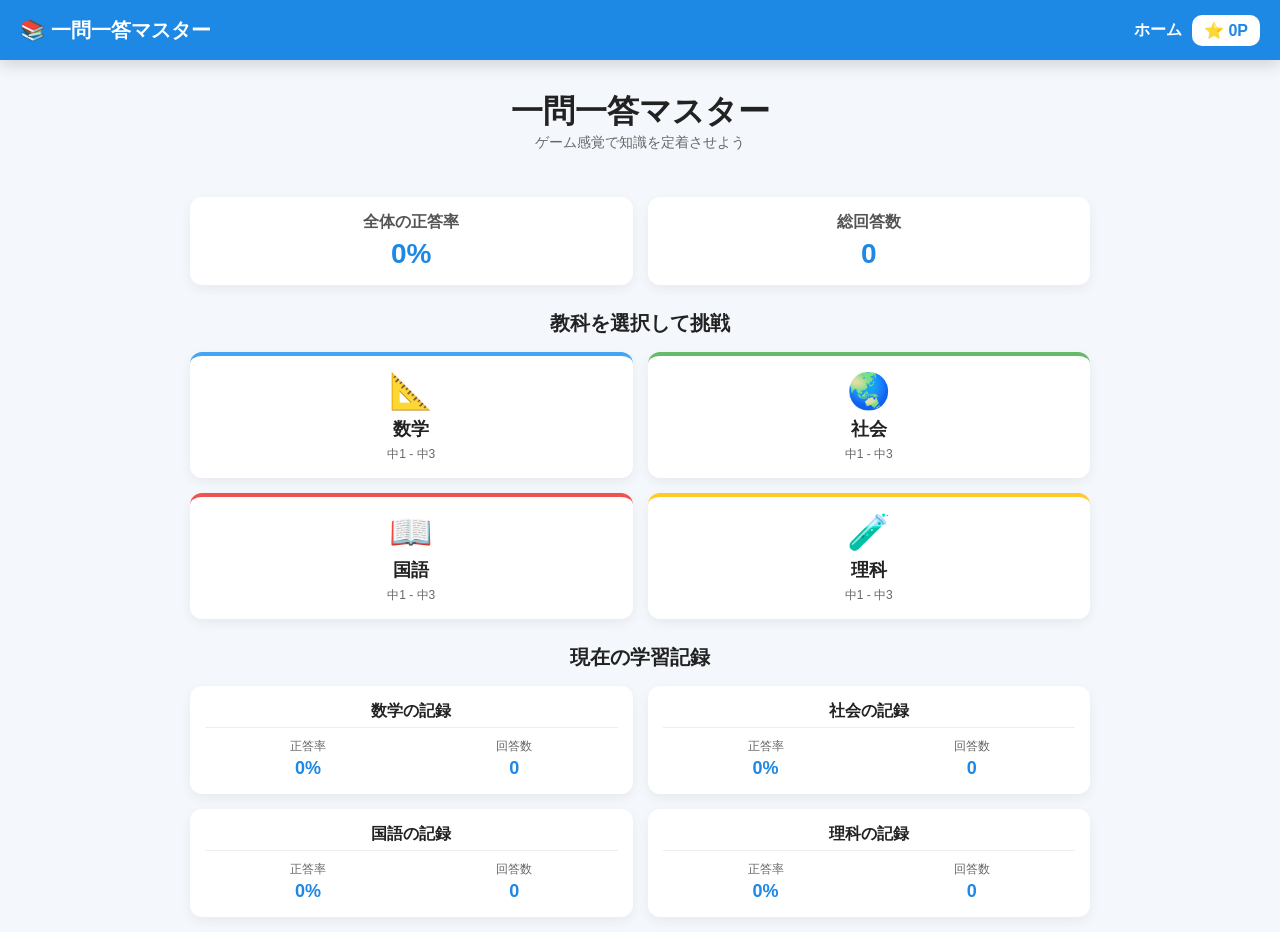
<file: index.html>
<!DOCTYPE html>
<html lang="ja">
<head>
<meta charset="UTF-8">
<meta name="viewport" content="width=device-width, initial-scale=1.0">
<title>一問一答マスター</title>

<style>
*{margin:0;padding:0;box-sizing:border-box;font-family:"Yu Gothic","Meiryo",sans-serif;}
body{background:#f4f7fb;color:#222}

/* NAV */
.navbar{
  width:100%;height:60px;background:#1e88e5;color:#fff;
  display:flex;justify-content:space-between;align-items:center;
  padding:0 20px;position:sticky;top:0;
  box-shadow:0 5px 15px rgba(0,0,0,.15);
  z-index: 100;
}
.logo{font-weight:bold;font-size:20px}
nav{display:flex;align-items:center;gap:10px}
nav a{color:#fff;text-decoration:none;font-weight:bold}
.pointBox{background:#fff;color:#1e88e5;padding:6px 12px;border-radius:10px;font-weight:bold}

/* HERO */
.hero{text-align:center;padding:30px 10px}
.hero h1{font-size:32px}
.hero p{color:#666;font-size:14px}

/* GRID */
.stats,.subjects,.records{
  width:90%;max-width:900px;margin:15px auto;
  display:grid;grid-template-columns:repeat(2,1fr);
  gap:15px;
}

/* CARD */
.card,.subject,.record{
  background:#fff;border-radius:12px;
  padding:15px;
  box-shadow:0 4px 12px rgba(0,0,0,.06);
}

/* TEXT */
.card{text-align:center;}
.card h2{font-size:16px;color:#555;margin-bottom:5px;}
.card p{font-size:28px;color:#1e88e5;font-weight:bold}
.title{text-align:center;margin:25px 0 10px 0;font-size:20px;position:relative;}

/* SUBJECT */
.subject{text-decoration:none;color:#222;text-align:center;transition:.2s;display:block;}
.subject:hover{transform:translateY(-3px);box-shadow:0 6px 16px rgba(0,0,0,.1);}
.subject h2{font-size:18px;margin:5px 0;}
.subject p{font-size:12px;color:#666}
.icon{font-size:35px}

/* RECORD */
.record h3{text-align:center;font-size:16px;margin-bottom:10px;padding-bottom:5px;border-bottom:1px solid #eee;}
.info{display:flex;justify-content:space-around;text-align:center}
.info span{font-size:12px;color:#666;display:block;margin-bottom:3px;}
.info b{color:#1e88e5;font-size:18px;}

/* COLORS (教科ごとのテーマカラー) */
.math{border-top:4px solid #42a5f5}
.social{border-top:4px solid #66bb6a}
.japanese{border-top:4px solid #ef5350}
.science{border-top:4px solid #ffca28}

/* MOBILE RESPONSIVE */
@media(max-width:600px){
  .stats,.subjects,.records{grid-template-columns:1fr}
}
</style>
</head>

<body>

<header class="navbar">
  <div class="logo">📚 一問一答マスター</div>
  <nav>
    <a href="index.html">ホーム</a>
    <div class="pointBox">⭐ <span id="point">0</span>P</div>
  </nav>
</header>

<section class="hero">
  <h1>一問一答マスター</h1>
  <p>ゲーム感覚で知識を定着させよう</p>
</section>

<section class="stats">
  <div class="card"><h2>全体の正答率</h2><p id="accuracy">0%</p></div>
  <div class="card"><h2>総回答数</h2><p id="answers">0</p></div>
</section>

<h2 class="title">教科を選択して挑戦</h2>

<section class="subjects">
  <a class="subject math" href="math.html"><div class="icon">📐</div><h2>数学</h2><p>中1 - 中3</p></a>
  <a class="subject social" href="social.html"><div class="icon">🌏</div><h2>社会</h2><p>中1 - 中3</p></a>
  <a class="subject japanese" href="japanese.html"><div class="icon">📖</div><h2>国語</h2><p>中1 - 中3</p></a>
  <a class="subject science" href="science.html"><div class="icon">🧪</div><h2>理科</h2><p>中1 - 中3</p></a>
</section>

<h2 class="title">現在の学習記録</h2>

<section class="records">
  <div class="record">
    <h3>数学の記録</h3>
    <div class="info">
      <div><span>正答率</span><b id="mathRate">0%</b></div>
      <div><span>回答数</span><b id="mathCount">0</b></div>
    </div>
  </div>

  <div class="record">
    <h3>社会の記録</h3>
    <div class="info">
      <div><span>正答率</span><b id="socialRate">0%</b></div>
      <div><span>回答数</span><b id="socialCount">0</b></div>
    </div>
  </div>

  <div class="record">
    <h3>国語の記録</h3>
    <div class="info">
      <div><span>正答率</span><b id="japaneseRate">0%</b></div>
      <div><span>回答数</span><b id="japaneseCount">0</b></div>
    </div>
  </div>

  <div class="record">
    <h3>理科の記録</h3>
    <div class="info">
      <div><span>正答率</span><b id="scienceRate">0%</b></div>
      <div><span>回答数</span><b id="scienceCount">0</b></div>
    </div>
  </div>
</section>

<script>
const subjects = ["math", "social", "japanese", "science"];

// --- 1. ローカルストレージの初期化化システム ---
if (!localStorage.getItem("init")) {
  localStorage.setItem("init", "1");
  localStorage.setItem("point", "0");
  subjects.forEach(s => {
    localStorage.setItem(s + "Correct", "0");
    localStorage.setItem(s + "Answered", "0");
  });
}

// --- 2. 累計ポイントの描画 ---
let point = Number(localStorage.getItem("point")) || 0;
document.getElementById("point").textContent = point;

let totalC = 0;
let totalA = 0;

// --- 3. 各教科のデータ集計と個別反映 ---
subjects.forEach(s => {
  let c = Number(localStorage.getItem(s + "Correct")) || 0;
  let a = Number(localStorage.getItem(s + "Answered")) || 0;

  totalC += c;
  totalA += a;

  let rate = a ? Math.round((c / a) * 100) : 0;

  document.getElementById(s + "Rate").textContent = rate + "%";
  document.getElementById(s + "Count").textContent = a;
});


document.getElementById("accuracy").textContent = (totalA ? Math.round((totalC / totalA) * 100) : 0) + "%";
document.getElementById("answers").textContent = totalA;
</script>

</body>
</html>
</file>
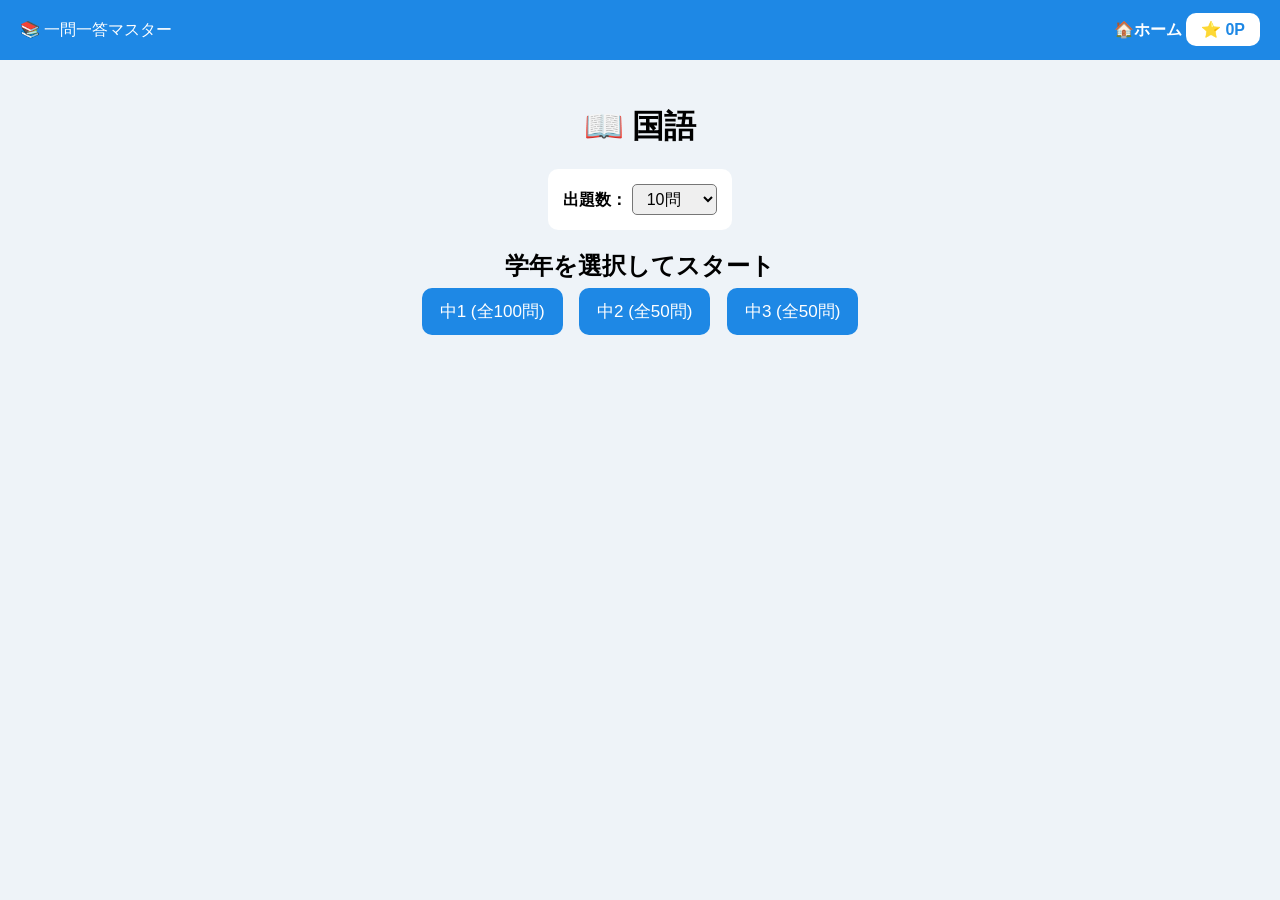
<file: japanese.html>
<!DOCTYPE html>
<html lang="ja">
<head>
<meta charset="UTF-8">
<meta name="viewport" content="width=device-width, initial-scale=1.0">
<title>国語 | 一問一答マスター</title>
<style>
*{margin:0;padding:0;box-sizing:border-box;font-family:"Yu Gothic",sans-serif;}
body{background:#eef3f8;}
header{height:60px;background:#1e88e5;color:#fff;display:flex;justify-content:space-between;align-items:center;padding:0 20px;}
header a{color:white;text-decoration:none;font-weight:bold;}
.point{background:white;color:#1e88e5;padding:8px 15px;border-radius:10px;font-weight:bold;}
main{max-width:900px;margin:25px auto;padding:20px;}
h1{text-align:center;margin-bottom:20px;}
.menu{text-align:center;}
.settings {margin-bottom: 20px;background: white;padding: 15px;border-radius: 10px;display: inline-block;}
.settings select {padding: 5px 10px;font-size: 16px;border-radius: 5px;}
button{padding:12px 18px;border:none;border-radius:10px;cursor:pointer;background:#1e88e5;color:white;margin:6px;font-size:17px;}
button:hover{background:#1565c0;}
#game, #final-result {display:none;}
.progressText{font-weight:bold;margin-bottom:8px;}
.progress{width:100%;height:18px;background:#cfd8dc;border-radius:20px;overflow:hidden;margin-bottom:20px;}
#bar{width:0%;height:100%;background:#43a047;transition:.3s;}
.question{font-size:25px;font-weight:bold;margin:20px 0;}
.choice{display:block;width:100%;margin:10px 0;padding:14px;background:white;color:#222;border:2px solid #1e88e5;border-radius:10px;cursor:pointer;text-align:left;font-size:18px;}
.choice:hover{background:#e3f2fd;}
.correct{background:#43a047!important;color:white;}
.wrong{background:#e53935!important;color:white;}
#result{font-size:28px;font-weight:bold;margin-top:15px;}
#explain{margin-top:15px;background:#fff;padding:15px;border-left:5px solid orange;}
#next{display:none;width:100%;margin-top:20px;}
#final-result {text-align: center;background: white;padding: 30px;border-radius: 10px;box-shadow: 0 4px 6px rgba(0,0,0,0.1);}
.result-stats {font-size: 22px;margin: 15px 0;font-weight: bold;}
.result-rate {font-size: 28px;color: #e53935;margin: 15px 0;font-weight: bold;}
.result-point {font-size: 20px;color: #1e88e5;margin-bottom: 20px;}
</style>
</head>
<body>
<header>
<div>📚 一問一答マスター</div>
<div><a href="index.html">🏠ホーム</a> <span class="point">⭐ <span id="point">0</span>P</span></div>
</header>
<main>
<h1>📖 国語</h1>
<div class="menu" id="menu">
  <div class="settings">
    <label for="q-count"><b>出題数：</b></label>
    <select id="q-count">
      <option value="5">5問</option>
      <option value="10" selected>10問</option>
      <option value="20">20問</option>
      <option value="50">50問</option>
      <option value="100">100問</option>
    </select>
  </div>
  <h2>学年を選択してスタート</h2>
  <button onclick="start(1)">中1 (全100問)</button>
  <button onclick="start(2)">中2 (全50問)</button>
  <button onclick="start(3)">中3 (全50問)</button>
</div>

<div id="game">
  <div class="progressText" id="progressText"></div>
  <div class="progress"><div id="bar"></div></div>
  <div class="question" id="question"></div>
  <div id="choices"></div>
  <div id="result"></div>
  <div id="explain"></div>
  <button id="next" onclick="nextQuestion()">次の問題 ▶</button>
</div>

<div id="final-result">
  <h2>🎉 結果発表 🎉</h2>
  <div class="result-stats" id="final-score">正解数: 0 / 0問</div>
  <div class="result-rate" id="final-rate">正答率: 0%</div>
  <div class="result-point" id="final-earned-points">獲得ポイント: +0P</div>
  <button onclick="location.reload()">もう一回やる</button>
  <button onclick="location.href='index.html'" style="background: #757575;">ホームへ戻る</button>
</div>
</main>

<script>
const pointText = document.getElementById("point");
let point = 0;
try { point = Number(localStorage.getItem("point")) || 0; } catch (e) { console.warn("localStorageブロック"); }
pointText.textContent = point;

let current = 0, answered = false, questions = [], correctCount = 0; 

// 【以前と同じシンプルなデータ配列構造】
const db = {
  1: [
    {q:"「刷新」の正しい読み方は？", c:["さっしん","さつしん","かっしん"], a:0, ex:"刷新（さっしん）：悪習などを全く新しくすること。"},
    {q:"「充足」の正しい読み方は？", c:["じゅうそく","じゅうぞく","みちたる"], a:0, ex:"充足（じゅうそく）：満ち足りるようにすること。"},
    {q:"「一掃」の正しい読み方は？", c:["いっそう","ひとつはき","いちそう"], a:0, ex:"一掃（いっそう）：一度にすっかり払い去ること。"},
    {q:"「懸念」の正しい読み方は？", c:["けねん","けんねん","けいねん"], a:0, ex:"懸念（けねん）：気にかかって不安に思うこと。"},
    {q:"「固執」の正しい読み方は？", c:["こしつ","こしゅう","ごしつ"], a:0, ex:"固執（こしつ）：自分の意見にこだわり譲らないこと。"},
    {q:"「看破」の正しい読み方は？", c:["かんぱ","かんぱつ","みやぶる"], a:0, ex:"看破（かんぱ）：真相などを見破ること。"},
    {q:"「割愛」の正しい読み方は？", c:["かつあい","わりあい","かつあいい"], a:0, ex:"割愛（かつあい）：惜しいと思いながらも省くこと。"},
    {q:"「姑息」の正しい読み方は？", c:["こそく","こそこ","いましばらく"], a:0, ex:"姑息（こそく）：一時の間に合わせにすること。"},
    {q:"「示唆」の正しい読み方は？", c:["しさ","じさ","しきょう"], a:0, ex:"示唆（しさ）：それとなくそそのかすこと。"},
    {q:"「妥協」の正しい読み方は？", c:["だきょう","たきょう","だイクよう"], a:0, ex:"妥協（だきょう）：対立した双方が譲り合って解決すること。"},
    {q:"「擁護」の正しい読み方は？", c:["ようご","おんご","ようこ"], a:0, ex:"擁護（ようご）：侵害からかばい守ること。"},
    {q:"「補填」の正しい読み方は？", c:["ほてん","ほしん","ほちょく"], a:0, ex:"補填（ほてん）：不足を埋め合わせること。"},
    {q:"「進捗」の正しい読み方は？", c:["しんちょく","しんぽ","しんでき"], a:0, ex:"進捗（しんちょく）：物事が順調にはかどること。"},
    {q:"「脆弱」の正しい読み方は？", c:["ぜいじゃく","きしゃく","ぜつじゃく"], a:0, ex:"脆弱（ぜいじゃく）：もろくて弱いこと。"},
    {q:"「恣意」の正しい読み方は？", c:["しい","じい","こい"], a:0, ex:"恣意（しい）：気ままな心、自分勝手な考え。"},
    {q:"「斟酌」の正しい読み方は？", c:["しんしゃく","じんしゃく","かんしゃく"], a:0, ex:"斟酌（しんしゃく）：相手の事情や心情を汲み取ること。"},
    {q:"「確執」の正しい読み方は？", c:["かくしつ","かくしゅう","たしかづえ"], a:0, ex:"確執（かくしつ）：互いに意見を譲らないこと。"},
    {q:"「常套」の正しい読み方は？", c:["じょうとう","じょうかん","つねわざ"], a:0, ex:"常套（じょうとう）：ありふれたやり方・決まり文句。"},
    {q:"「媒介」の正しい読み方は？", c:["ばいかい","ばいけい","なかだち"], a:0, ex:"媒介（ばいかい）：両者の間に立って仲立ちすること。"},
    {q:"「破綻」の正しい読み方は？", c:["はたん","はじょう","へいたん"], a:0, ex:"破綻（はたん）：物事や関係が成り立たなくなること。"},
    {q:"「凡例」の正しい読み方は？", c:["はんれい","ぼんれい","はんれつ"], a:0, ex:"凡例（はんれい）：本の巻頭にある説明や決まり。"},
    {q:"「矛盾」の正しい読み方は？", c:["むじゅん","むとん","ほこたて"], a:0, ex:"矛盾（むじゅん）：つじつまが合わないこと。"},
    {q:"「躍進」の正しい読み方は？", c:["やくしん","ようしん","たくしん"], a:0, ex:"躍進（やくしん）：目覚ましい勢いで進出・発展すること。"},
    {q:"「露骨」の正しい読み方は？", c:["ろこつ","ろっこつ","るこつ"], a:0, ex:"露骨（ろこつ）：感情や欲望などを隠さず出すこと。"},
    {q:"「驚愕」の正しい読み方は？", c:["きょうがく","きょうかく","きょうが"], a:0, ex:"驚愕（きょうがく）：非常に驚くこと。"},
    {q:"「悪習などを全く新しくすること」を意味する熟語は？", c:["刷新","固執","看破"], a:0, ex:"正解は「刷新（さっしん）」です。"},
    {q:"「満ち足りるようにすること」を意味する熟語は？", c:["充足","割愛","姑息"], a:0, ex:"正解は「充足（じゅうそく）」です。"},
    {q:"「一度にすっかり払い去ること」を意味する熟語は？", c:["一掃","示唆","妥協"], a:0, ex:"正解は「一掃（いっそう）」です。"},
    {q:"「気にかかって不安に思うこと」を意味する熟語は？", c:["懸念","擁護","補填"], a:0, ex:"正解は「懸念（けねん）」です。"},
    {q:"「自分の意見にこだわり譲らないこと」を意味する熟語は？", c:["固執","進捗","脆弱"], a:0, ex:"正解は「固執（こしつ）」です。"},
    {q:"「真相などを見破ること」を意味する熟語は？", c:["看破","恣意","斟酌"], a:0, ex:"正解は「看破（かんぱ）」です。"},
    {q:"「惜しいと思いながらも省くこと」を意味する熟語は？", c:["割愛","確執","常套"], a:0, ex:"正解は「割愛（かつあい）」です。"},
    {q:"「一時の間に合わせにすること」を意味する熟語は？", c:["姑息","媒介","破綻"], a:0, ex:"正解は「姑息（こそく）」です。"},
    {q:"「それとなくそそのかすこと」を意味する熟語は？", c:["示唆","凡例","矛盾"], a:0, ex:"正解は「示唆（しさ）」です。"},
    {q:"「対立した双方が譲り合って解決すること」を意味する熟語は？", c:["妥協","躍進","露骨"], a:0, ex:"正解は「妥協（だきょう）」です。"},
    {q:"「侵害からかばい守ること」を意味する熟語は？", c:["擁護","驚愕","完璧"], a:0, ex:"正解は「擁護（ようご）」です。"},
    {q:"「不足を埋め合わせること」を意味する熟語は？", c:["補填","忌避","驚異"], a:0, ex:"正解は「補填（ほてん）」です。"},
    {q:"「物事が順調にはかどること」を意味する熟語は？", c:["進捗","含蓄","享受"], a:0, ex:"正解は「進捗（しんちょく）」です。"},
    {q:"「もろくて弱いこと」を意味する熟語は？", c:["脆弱","傾倒","固辞"], a:0, ex:"正解は「脆弱（ぜいじゃく）」です。"},
    {q:"「気ままな心、自分勝手な考え」を意味する熟語は？", c:["恣意","克明","暫定"], a:0, ex:"正解は「恣意（しい）」です。"},
    {q:"「相手の事情や心情を汲み取ること」を意味する熟語は？", c:["斟酌","至高","謝絶"], a:0, ex:"正解は「斟酌（しんしゃく）」です。"},
    {q:"「互いに意見を譲らないこと」を意味する熟語は？", c:["確執","執拗","釈明"], a:0, ex:"正解は「確執（かくしつ）」です。"},
    {q:"「ありふれたやり方・決まり文句」を意味する熟語は？", c:["常套","充足","一掃"], a:0, ex:"正解は「常套（じょうとう）」です。"},
    {q:"「両者の間に立って仲立ちすること」を意味する熟語は？", c:["媒介","懸念","看破"], a:0, ex:"正解は「媒介（ばいかい）」です。"},
    {q:"「物事や関係が成り立たなくなること」を意味する熟語は？", c:["破綻","割愛","姑息"], a:0, ex:"正解は「破綻（はたん）」です。"},
    {q:"「本の巻頭にある説明や決まり」を意味する熟語は？", c:["凡例","示唆","妥協"], a:0, ex:"正解は「凡例（はんれい）」です。"},
    {q:"「つじつまが合わないこと」を意味する熟語は？", c:["矛盾","擁護","補填"], a:0, ex:"正解は「矛盾（むじゅん）」です。"},
    {q:"「目覚ましい勢いで進出・発展すること」を意味する熟語は？", c:["躍進","進捗","脆弱"], a:0, ex:"正解は「躍進（やくしん）」です。"},
    {q:"「感情や欲望などを隠さず出すこと」を意味する熟語は？", c:["露骨","恣意","斟酌"], a:0, ex:"正解は「露骨（ろこつ）」です。"},
    {q:"「非常に驚くこと」を意味する熟語は？", c:["驚愕","確執","常套"], a:0, ex:"正解は「驚愕（きょうがく）」です。"},
    {q:"文の中で「誰が」「何が」を表す成分は？", c:["主語","述語","修飾語"], a:0, ex:"主語は、文の主体となる部分です。"},
    {q:"文の中で「どうする」「どんなだ」を表す成分は？", c:["述語","主語","接続語"], a:0, ex:"述語は、主語の動作や状態を表す部分です。"},
    {q:"他の言葉を詳しく説明して飾る文の成分は？", c:["修飾語","独立語","述語"], a:0, ex:"修飾語は、他の言葉の内容を詳しくします。"},
    {q:"前後の文や言葉を繋ぐ役割を持つ文の成分は？", c:["接続語","修飾語","独立語"], a:0, ex:"接続語は文と文の関係を示します。"},
    {q:"他の成分と直接の関係を持たない独立した文の成分は？", c:["独立語","主語","述語"], a:0, ex:"応答や呼び掛けなどが独立語になります。"},
    {q:"物の名前を表し、主語になれる単語の品詞は？", c:["名詞","動詞","形容詞"], a:0, ex:"名詞（体言）は活用がありません。"},
    {q:"動作や存在を表し、と言い切りがウ段の音で終わる品詞は？", c:["動詞","名詞","副詞"], a:0, ex:"動詞は活用のある自立語です。"},
    {q:"状態や性質を表し、言い切りが「い」で終わる品詞は？", c:["形容詞","形容動詞","助詞"], a:0, ex:"形容詞は「美しい」などがあります。"},
    {q:"状態を表し、言い切りが「だ・です」で終わる品詞は？", c:["形容動詞","形容詞","連体詞"], a:0, ex:"形容動詞は「静かだ」などがあります。"},
    {q:"主に動詞や形容詞（用言）の状態・程度を修飾する単語は？", c:["副詞","名詞","接続詞"], a:0, ex:"副詞は活用がありません。"},
    {q:"名詞（体言）の上について、それを詳しく修飾する単語は？", c:["連体詞","副詞","感動詞"], a:0, ex:"連体詞は「大きな」「いわゆる」など。"},
    {q:"文と文、語と語を繋ぎ、活用がない独立した単語は？", c:["接続詞","助詞","助動詞"], a:0, ex:"接続詞は「だから」「しかし」など。"},
    {q:"感動、呼びかけ、応答などを表す活用がない独立した単語は？", c:["感動詞","連体詞","副詞"], a:0, ex:"感動詞は「はい」「おや」など。"},
    {q:"単語の後ろについて関係を示したり意味を添える、活用がない付属語は？", c:["助詞","助動詞","動詞"], a:0, ex:"助詞は「が」「を」「に」など。"},
    {q:"付属語で、上の言葉に意味を添え、活用がある単語は？", c:["助動詞","助詞","形容詞"], a:0, ex:"助動詞は「れる」「させる」など。"},
    {q:"中国の古い発音をもとにした漢字の読み方は？", c:["音読み","訓読み","訓読"], a:0, ex:"音読みは、漢字が日本に伝わった時の音です。"},
    {q:"漢字の意味にあたる日本語をあてはめた読み方は？", c:["訓読み","音読み","音読"], a:0, ex:"訓読みは、漢字に日本語の意味を当てはめたもの。"},
    {q:"意味が互いに対立し、反対になっている言葉のペアは？", c:["対義語","類義語","同音異義語"], a:0, ex:"「高い」と「低い」などは対義語です。"},
    {q:"意味が互いによく似ている言葉のペアは？", c:["類義語","対義語","多義語"], a:0, ex:"「宿命」と「運命」などは類義語です。"},
    {q:"崩さずに一点一画を正確に書く漢字の書体は？", c:["楷書","行書","草書"], a:0, ex:"普段一番よく使う標準的な書体です。"},
    {q:"楷書を少し崩して、流れるように書く漢字の書体は？", c:["行書","楷書","草書"], a:0, ex:"行書は、少しつながりを持たせて書きます。"},
    {q:"行書をさらに大きく崩して簡略化した漢字の書体は？", c:["草書","行書","楷書"], a:0, ex:"草書は、原型を留めないほど崩すこともあります。"},
    {q:"発音上・意味上で自然に区切る、言葉の最小の単位は？", c:["文節","単語","段落"], a:0, ex:"「ね」を入れて区切ることができる単位です。"},
    {q:"文法上の意味を持つ、言葉の最も小さい要素は？", c:["単語","文節","文"], a:0, ex:"これ以上分けると意味が通じなくなる単位。"},
    {q:"相手への敬意を表す言葉遣いの総称は？", c:["敬語","方言","標準語"], a:0, ex:"尊敬語、謙譲語、丁寧語などがあります。"},
    {q:"次のうち、漢字の「部首」として正しい名称は？", c:["さんずい","みず","かわ"], a:0, ex:"「漢」などの左側にあるのは「さんずい」です。"},
    {q:"「燈」の部首は？", c:["ひへん","ひ","ともしび"], a:0, ex:"「燈」の部首は「火（ひへん）」です。"},
    {q:"「語」の部首は？", c:["ごんべん","くち","いう"], a:0, ex:"「語」の部首は「言（ごんべん）」です。"},
    {q:"「校」の部首は？", c:["きへん","き","まじわる"], a:0, ex:"「校」の部首は「木（きへん）」です。"},
    {q:"「究」の部首は？", c:["あなかんむり","あな","うかんむり"], a:0, ex:"「究」の部首は「穴（あなかんむり）」です。"},
    {q:"「犬も歩けば（ ）」に続くことわざは？", c:["棒に当たる","災いを生む","道迷う"], a:0, ex:"何か行動を起こせば災難に遭う、または幸運に遭うこと。"},
    {q:"「弘法にも（ ）」に続くことわざは？", c:["筆の誤り","筆の進み","筆の選び"], a:0, ex:"達人でも時には失敗するということ。"},
    {q:"「猿も木から（ ）」に続くことわざは？", c:["落ちる","滑る","飛び降りる"], a:0, ex:"名手でも時には失敗することがある。"},
    {q:"「釈迦に（ ）」に続くことわざは？", c:["説法","知恵","お経"], a:0, ex:"自分よりよく知っている人に教える愚かさ。"},
    {q:"「聞いて極楽（ ）」に続くことわざは？", c:["見て地獄","見て現実","聞いて地獄"], a:0, ex:"話に聞くだけなら素晴らしいが、実際はひどいこと。"},
    {q:"「捕らぬ狸の（ ）」に続くことわざは？", c:["皮算用","毛並み","子算用"], a:0, ex:"手に入るか分からないものを当てにして計画すること。"},
    {q:"「壁に耳あり（ ）」に続くことわざは？", c:["障子に目あり","窓に目あり","床に口あり"], a:0, ex:"秘密は漏れやすいということのたとえ。"},
    {q:"「可愛い子には（ ）」に続くことわざは？", c:["旅をさせよ","厳しくせよ","服を着せよ"], a:0, ex:"子供が可愛いなら、世間の苦労を経験させるべきだ。"},
    {q:"「三人寄れば（ ）」に続くことわざは？", c:["文殊の知恵","凡人の知恵","大騒ぎ"], a:0, ex:"凡人でも三人集まれば良い知恵が出る。"},
    {q:"「塵も積もれば（ ）」に続くことわざは？", c:["山となる","ゴミとなる","砂となる"], a:0, ex:"微小なものでも、重なれば巨大になる。"},
    {q:"「失敗は（ ）」に続くことわざは？", c:["成功のもと","成功の敵","終わりの始まり"], a:0, ex:"失敗を反省すれば、次の成功に繋がる。"},
    {q:"「急がば（ ）」に続くことわざは？", c:["回れ","走れ","止まれ"], a:0, ex:"急ぐ時ほど、安全で確実な方法をとるべきだ。"},
    {q:"「情けは人の（ ）」に続くことわざは？", c:["ためならず","ためになる","仇となる"], a:0, ex:"人に情けをかけると、巡り巡って自分に返ってくる。"},
    {q:"「石の上にも（ ）」に続くことわざは？", c:["三年","一年","十年"], a:0, ex:"辛くても辛抱を続ければ、いつかは報われる。"},
    {q:"「灯台（ ）」に続くことわざは？", c:["下暗し","前明るし","後ろ暗し"], a:0, ex:"身近なことはかえって気づきにくい。"},
    {q:"「良薬は（ ）」に続くことわざは？", c:["口に苦し","病に効く","体に良し"], a:0, ex:"良い忠告は聞くのが辛いが、ためになる。"},
    {q:"「笑う門には（ ）」に続くことわざは？", c:["福来る","人来る","お金来る"], a:0, ex:"いつも笑い声が減らない家には幸福が訪れる。"},
    {q:"「論より（ ）」に続くことわざは？", c:["証拠","議論","事実"], a:0, ex:"あれこれ議論するより、証拠を出す方が明確だ。"},
    {q:"「百聞は（ ）」に続くことわざは？", c:["一見にしかず","一考にしかず","一読にしかず"], a:0, ex:"何度も聞くより、一度自分の目で見る方がよく分かる。"},
    {q:"「雨降って（ ）」に続くことわざは？", c:["地固まる","虹出る","泥となる"], a:0, ex:"揉め事の後は、かえって状態が安定すること。"}
  ],
  2: [
    {q:"多くの人が口を揃えて同じことを言うことを表す四字熟語は？", c:["異口同音","異体同心","単刀直入"], a:0, ex:"異口同音（いくどうおん）"},
    {q:"言葉を使わず、互いの心で通じ合うことを表す四字熟語は？", c:["以心伝心","試行錯誤","自給自足"], a:0, ex:"以心伝心（いしんでんしん）"},
    {q:"一つの行為で二つの利益を得ることを表す四字熟語は？", c:["一石二鳥","一挙両得","八方美人"], a:0, ex:"一石二鳥（いっせきにちょう）"},
    {q:"命がけで物事に熱中し、最善の努力をすることを表す四字熟語は？", c:["一生懸命","絶体絶命","千載一遇"], a:0, ex:"一生懸命（いっしょうけんめい）"},
    {q:"失敗を繰り返しながら目的に近づいていくことを表す四字熟語は？", c:["試行錯誤","自業自得","自給自足"], a:0, ex:"試行錯誤（しこうさくご）"},
    {q:"必要な物資をすべて自分で生産しまかなうことを表す四字熟語は？", c:["自給自足","適材適所","本末転倒"], a:0, ex:"自給自足（じきゅうじそく）"},
    {q:"自分の犯した悪事の報いを自分が受けることを表す四字熟語は？", c:["自業自得","因果応報","自給自足"], a:0, ex:"自業自得（じごうじとく）"},
    {q:"前置きを省き、すぐに本題・核心に入ることを表す四字熟語は？", c:["単刀直入","創意工夫","臨機応変"], a:0, ex:"単刀直入（たんとうちょくにゅう）"},
    {q:"人の能力に適した地位や仕事に配置することを表す四字熟語は？", c:["適材適所","千差万別","十人十色"], a:0, ex:"適材適所（てきざいてきしょ）"},
    {q:"物事の根本と些細な部分をひっくり返すことを表す四字熟語は？", c:["本末転倒","言語道断","五里霧中"], a:0, ex:"本末転倒（ほんまつてんとう）"},
    {q:"物事の様子が全く分からず方針が立たないことを表す四字熟語は？", c:["五里霧中","暗中模索","自暴自棄"], a:0, ex:"五里霧中（ごりむちゅう）"},
    {q:"種類や様子がさまざまに異なっていることを表す四字熟語は？", c:["千差万別","十人十色","三者三様"], a:0, ex:"千差万別（せんさばんべつ）"},
    {q:"人によって考えや好みがそれぞれ異なることを表す四字熟語は？", c:["十人十色","千差万別","一長一短"], a:0, ex:"十人十色（じゅうにんといろ）"},
    {q:"長所もあるが、同時に短所もあることを表す四字熟語は？", c:["一長一短","完全無欠","適材適所"], a:0, ex:"一長一短（いっちょういったん）"},
    {q:"新しい思いつきを元に、色々と考え出すことを表す四字熟語は？", c:["創意工夫","臨機応変","試行錯誤"], a:0, ex:"創意工夫（そういくふう）"},
    {q:"追い詰められて逃れられない困難な立場にあることを表す四字熟語は？", c:["絶体絶命","危機一髪","五里霧中"], a:0, ex:"絶体絶命（ぜったいぜつめい）"},
    {q:"状況の変化に応じて、適切な処置をとることを表す四字熟語は？", c:["臨機応変","創意工夫","千差万別"], a:0, ex:"臨機応変（りんきおうへん）"},
    {q:"滅多にない、千年に一度しか会えないような好機を表す四字熟語は？", c:["千載一遇","一世一代","危機一髪"], a:0, ex:"千載一遇（せんざいいちぐう）"},
    {q:"目先の違いにとらわれ、同じ結果だと気づかないことを表す四字熟語は？", c:["朝三暮四","二者択一","本末転倒"], a:0, ex:"朝三暮四（ちょうさんぼし）"},
    {q:"互いに励まし合い、競い合って学問や徳を磨くことを表す四字熟語は？", c:["切磋琢磨","一生懸命","一致団結"], a:0, ex:"切磋琢磨（せっさたくま）"},
    {q:"「異口同音」の正しい読み方は？", c:["いくどうおん","いぐどうおん","いこうどうおん"], a:0, ex:"異口同音（いくどうおん）"},
    {q:"「以心伝心」の正しい読み方は？", c:["いしんでんしん","いしんでんじん","いしんとうしん"], a:0, ex:"以心伝心（いしんでんしん）"},
    {q:"「一石二鳥」の正しい読み方は？", c:["いっせきにちょう","いちせきにちょう","いっせきふたちょう"], a:0, ex:"一石二鳥（いっせきにちょう）"},
    {q:"「試行錯誤」の正しい読み方は？", c:["しこうさくご","しこうさくきょ","しぎょうさくご"], a:0, ex:"試行錯誤（しこうさくご）"},
    {q:"「本末転倒」の正しい読み方は？", c:["ほんまつてんとう","ほんまつてんど","ほんまつてんず"], a:0, ex:"本末転倒（ほんまつてんとう）"},
    {q:"相手を敬って、その動作や状態を高めて表現する敬語は？", c:["尊敬語","謙譲語","丁寧語"], a:0, ex:"尊敬語は相手の行為を高めます。"},
    {q:"自分がへりくだることで、相対的に相手を敬う敬語は？", c:["謙譲語","尊敬語","丁寧語"], a:0, ex:"謙譲語は自分の行為を低くします。"},
    {q:"「です」「ます」など、聞き手に上品に伝える敬語は？", c:["丁寧語","尊敬語","謙譲語"], a:0, ex:"丁寧語は話し言葉を丁寧にします。"},
    {q:"先生が「言う」の尊敬語として正しいものは？", c:["おっしゃる","申される","お聞きになる"], a:0, ex:"言うの尊敬語は「おっしゃる」です。"},
    {q:"自分が「言う」の謙譲語として正しいものは？", c:["申し上げる","おっしゃる","言われる"], a:0, ex:"言うの謙譲語は「申す」「申し上げる」です。"},
    {q:"相手が「行く」の尊敬語として正しいものは？", c:["いらっしゃる","参る","伺う"], a:0, ex:"行くの尊敬語は「いらっしゃる」などです。"},
    {q:"自分が「行く」の謙譲語として正しいものは？", c:["参る","いらっしゃる","お越しになる"], a:0, ex:"行くの謙譲語は「参る」「伺う」です。"},
    {q:"相手が「食べる」の尊敬語として正しいものは？", c:["召し上がる","いただく","食べられる"], a:0, ex:"食べるの尊敬語は「召し上がる」です。"},
    {q:"自分が「食べる」の謙譲語として正しいものは？", c:["いただく","召し上がる","食す"], a:0, ex:"食べるの謙譲語は「いただく」です。"},
    {q:"相手の家を敬って何と呼ぶ？", c:["お宅","弊社","拙宅"], a:0, ex:"相手の家は「お宅」や「貴宅」と呼びます。"},
    {q:"自立語の後ろにつき、主語であることを示す助詞「が」の分類は？", c:["格助詞","接続助詞","副助詞"], a:0, ex:"「が」は関係を示す格助詞です。"},
    {q:"文を繋ぐ役割を持つ助詞「〜から」「〜ので」の分類は？", c:["接続助詞","格助詞","終助詞"], a:0, ex:"文を接続する役割の助詞です。"},
    {q:"文の最後について、疑問や感動を表す助詞「か」「な」の分類は？", c:["終助詞","副助詞","格助詞"], a:0, ex:"文末にくるので終助詞です。"},
    {q:"様々な語につき、意味を限定したり強調したりする助詞「だけ」「さえ」は？", c:["副助詞","格助詞","並立助詞"], a:0, ex:"副助詞は様々な意味を添えます。"},
    {q:"受け身や可能を表す助動詞「れる」「られる」の言い切りは？", c:["れる・られる","れる","られる"], a:0, ex:"動詞の下について活用します。"},
    {q:"アンケートに対して「かいとう」する時の正しい漢字は？", c:["回答","解答","解凍"], a:0, ex:"質問や呼びかけに応じるのは「回答」です。"},
    {q:"テストの問題を「かいとう」する時の正しい漢字は？", c:["解答","回答","会得"], a:0, ex:"問題を解いて答えを出すのは「解答」です。"},
    {q:"別の場所に「いどう」する時の正しい漢字は？", c:["移動","異動","移到"], a:0, ex:"位置が変わることは「移動」です。"},
    {q:"会社の部署が「いどう」になる時の正しい漢字は？", c:["異動","移動","移転"], a:0, ex:"役職や勤務地が変わることは「異動」です。"},
    {q:"新製品を「かいはつ」する時の正しい漢字は？", c:["開発","啓発","開拓"], a:0, ex:"土地や技術を切り開くのは「開発」です。"},
    {q:"意見を「こうかん」する時の正しい漢字は？", c:["交換","交歓","交感"], a:0, ex:"取り替えることは「交換」です。"},
    {q:"機械を「そうさ」する時の正しい漢字は？", c:["操作","捜査","操縦"], a:0, ex:"道具を扱うのは「操作」です。"},
    {q:"犯人を「そうさ」する時の正しい漢字は？", c:["捜査","操作","走査"], a:0, ex:"犯罪を調べるのは「捜査」です。"},
    {q:"文章を「こうせい」する時の正しい漢字（組み立ての意）は？", c:["構成","校正","公正"], a:0, ex:"組み立ては「構成」です。"},
    {q:"誤字脱字を「こうせい」する時の正しい漢字は？", c:["校正","構成","更生"], a:0, ex:"文字の誤りを正すのは「校正」です。"}
  ],
  3: [
    {q:"身近な事情はかえって分かりにくいということを表す慣用句は？", c:["灯台下暗し","井の中の蛙","一寸先は闇"], a:0, ex:"灯台下暗し（とうだいもとくらし）"},
    {q:"狭い世界にとらわれ、広い世界を知らないことを表す慣用句は？", c:["井の中の蛙","灯台下暗し","瓜の蔓に茄子はならぬ"], a:0, ex:"井の中の蛙（いのなかのかわず）"},
    {q:"勢いのあるものに、さらに勢いを加えることを表す慣用句は？", c:["油を注ぐ","火に油を注ぐ","油を売る"], a:0, ex:"油を注ぐ（あぶらをそそぐ）"},
    {q:"仕事の途中で無駄話などをしてサボることを表す慣用句は？", c:["油を売る","油を注ぐ","道草を食う"], a:0, ex:"油を売る（あぶらをうる）"},
    {q:"ためらって、実行に移すのを躊躇することを表す慣用句は？", c:["二の足を踏む","地団駄を踏む","足を引っ張る"], a:0, ex:"二の足を踏む（にのあしをふむ）"},
    {q:"見込みがないとあきらめて、手を引くことを表す慣用句は？", c:["匙を投げる","手を引く","匙をすくう"], a:0, ex:"匙を投げる（さじをなげる）"},
    {q:"絶対に確実だと保証することを表す慣用句は？", c:["太鼓判を押す","お墨付きを得る","判子を押す"], a:0, ex:"太鼓判を押す（たいこばんをおす）"},
    {q:"あることをきっかけに、急に真相が理解できるようになることは？", c:["目から鱗","目から火が出る","目が点になる"], a:0, ex:"目から鱗（めからうろこ）"},
    {q:"上手くいっている物事に、邪魔をして雰囲力を壊すことを表す慣用句は？", c:["水を差す","水をあける","油を注ぐ"], a:0, ex:"水を差す（みずをさす）"},
    {q:"顔の形や様子が非常によく似ていることを表す慣用句は？", c:["瓜二つ","生き写し","二者択一"], a:0, ex:"瓜二つ（うりふたつ）"},
    {q:"不快に思ったり、心配したりして顔を曇らせることを表す慣用句は？", c:["眉をひそめる","眉を動かす","目を細める"], a:0, ex:"眉をひそめる（まゆをひそめる）"},
    {q:"他人の誤った言動でも、自分の修養の参考になるということを表す言葉は？", c:["他山の石","人の振り見て我が振り直せ","棚からぼた餅"], a:0, ex:"他山の石（たざんのいし）"},
    {q:"秘訣を記した書物、または参考書や解答集のことを表す言葉は？", c:["虎の巻","教科書","参考書"], a:0, ex:"虎の巻（とらのまき）"},
    {q:"状況に応じて、矛盾した嘘を平気で言うことを表す慣用句は？", c:["二枚舌を使う","口を割る","舌を巻く"], a:0, ex:"二枚舌を使う（にまいじたをつかう）"},
    {q:"非常に感心したり、驚いたりして言葉が出ない様子を表す慣用句は？", c:["舌を巻く","二枚舌を使う","舌が回る"], a:0, ex:"舌を巻く（したをまく）"},
    {q:"隠していた白状や秘密を自ら話し出すことを表す慣用句は？", c:["口を割る","口を挟む","口が軽い"], a:0, ex:"口を割る（くちをわる）"},
    {q:"他人の話の途中に、横から割り込んで発言することを表す慣用句は？", c:["口を挟む","口を割る","口が滑る"], a:0, ex:"口を挟む（くちをはさむ）"},
    {q:"事の成り行きを緊張してじっと見守る様子を表す慣用句は？", c:["固唾を飲む","息をのむ","涙をのむ"], a:0, ex:"固唾を飲む（かたずをのむ）"},
    {q:"だまされないように、用心して話を聞くことを表す慣用句は？", c:["眉に唾をつける","眉をひそめる","目を疑う"], a:0, ex:"眉に唾をつける（まゆにつばをつける）"},
    {q:"他人の成功や進行を邪魔して妨げることを表す慣用句は？", c:["足を引っ張る","二の足を踏む","後ろ髪を引かれる"], a:0, ex:"足を引っ張る（あしをひっぱる）"},
    {q:"古文で使われる、現代とは異なる昔の仮名の書き方を何という？", c:["歴史的仮名遣い","現代仮名遣い","古い仮名遣い"], a:0, ex:"歴史的仮名遣い（れきしてきかなづかい）"},
    {q:"古文単語「をかし」の意味として最も適切なものは？", c:["趣がある・美しい","おかしい・滑稽だ","悲しい"], a:0, ex:"「枕草子」などで多用される重要な美意識です。"},
    {q:"古文単語「あわれなり」の意味として最も適切なものは？", c:["しみじみと深い情趣がある","哀れでかわいそうだ","嬉しい"], a:0, ex:"心の底から染み出すような美を表します。"},
    {q:"古文単語「いと」の意味として最も適切なものは？", c:["たいそう・非常に","少し・わずかに","まったく〜ない"], a:0, ex:"強調を表す副詞です。「いとをかし」など。"},
    {q:"古文単語「うつくし」の意味として最も適切なものは？", c:["かわいらしい・愛すべきだ","綺麗だ・美しい","醜い"], a:0, ex:"昔は小さいものへの「可愛らしさ」を意味しました。"},
    {q:"古文の歴史的仮名遣い「てふ」は現代仮名遣いでどう読む？", c:["ちょう","てふ","てう"], a:0, ex:"「てふ」は「ちょう」と読みます（例：胡蝶）。"},
    {q:"古文の歴史的仮名遣い「いふ」は現代仮名遣いでどう読む？", c:["いう","いふ","ゆう"], a:0, ex:"語中・語尾の「ふ」は「う」になります。"},
    {q:"漢文で、読む順番を下から一字上に返す時に使う記号は？", c:["レ点","一・二点","上・下点"], a:0, ex:"すぐ下の一字から上へ返る時は「レ点」です。"},
    {q:"漢文で、二字以上離れた上の文字に返す時の記号は？", c:["一・二点","レ点","上・下点"], a:0, ex:"一の点から二の点へと返って読みます。"},
    {q:"漢文に送り仮名や返り点をつけて、日本語の順序に直した文は？", c:["書き下し文","白文","訓読文"], a:0, ex:"ひらがな混じりの日本語にした文です。"},
    {q:"あるものを他のものに例える表現技法「〜のようだ」を何という？", c:["直喩（明喩）","隠喩（暗喩）","擬人法"], a:0, ex:"例えとわかる言葉を使うのが直喩です。"},
    {q:"「ようだ」を使わず、直接「彼は鬼だ」と例える表現技法は？", c:["隠喩（暗喩）","直喩（明喩）","倒置法"], a:0, ex:"例えの言葉を隠して表現するのが隠喩です。"},
    {q:"人間でないものを人間のように表現する技法は？", c:["擬人法","直喩","対句法"], a:0, ex:"「風がささやく」などが擬人法です。"},
    {q:"文章の通常の語順をひっくり返して強調する技法は？", c:["倒置法","対句法","反復法"], a:0, ex:"「行くよ、私は」などが倒置法です。"},
    {q:"意味の対応する言葉を並べてリズムを整える技法は？", c:["対句法","擬人法","比喩"], a:0, ex:"「山は青く、海は広い」などが対句法です。"},
    {q:"同じ言葉を繰り返して感情や意味を強調する技法は？", c:["反復法","倒置法","直喩"], a:0, ex:"「とても、とても広い」などが反復法です。"},
    {q:"文末を名詞（体言）で終わらせ、余韻を残す技法を何という？", c:["体言止め","倒置法","省略"], a:0, ex:"文末を名詞で終わらせる技法です。"},
    {q:"和歌（短歌）の音数の構成として正しいものは？", c:["五・七・五・七・七","五・七・五","五・五・七・七"], a:0, ex:"短歌は合計31音で構成されます。"},
    {q:"俳句の音数の構成として正しいものは？", c:["五・七・五","五・七・五・七・七","七・七・五"], a:0, ex:"俳句は17音で構成され、季語を含みます。"},
    {q:"俳句で必ず入れる、季節を表す言葉を何という？", c:["季語","季調","枕詞"], a:0, ex:"「桜」や「蝉」など季節を象徴する言葉です。"},
    {q:"和歌や俳句で、特定の季節に属さない、新年の句の分類は？", c:["新年","春","無季"], a:0, ex:"歳時記では「新年」という独立した分類になります。"},
    {q:"古典『枕草子』の作者は誰？", c:["清少納言","紫式部","小野小町"], a:0, ex:"随筆『枕草子』は清少納言の作です。"},
    {q:"古典『源氏物語』の作者は誰？", c:["紫式部","清少納言","和泉式部"], a:0, ex:"長編小説『源氏物語』は紫式部の作です。"},
    {q:"古典『徒然草』の作者は誰？", c:["兼好法師","鴨長明","西行"], a:0, ex:"鎌倉末期の随筆『徒然草』は兼好法師（吉田兼好）の作です。"},
    {q:"古典『方丈記』の作者は誰？", c:["鴨長明","兼好法師","世阿弥"], a:0, ex:"「ゆく河の流れは絶えずして」で始まる随筆です。"},
    {q:"『おくのほそ道』で有名な、江戸時代の俳諧の巨匠は？", c:["松尾芭蕉","与謝蕪村","小林一茶"], a:0, ex:"日本各地を旅して俳句を残しました。"},
    {q:"小説『走れメロス』の作者は誰？", c:["太宰治","夏目漱石","芥川龍之介"], a:0, ex:"太宰治の代表的な短編小説です。"},
    {q:"小説『坊っちゃん』『吾輩は猫である』の作者は誰？", c:["夏目漱石","森鴎外","芥川龍之介"], a:0, ex:"明治を代表する文豪、夏目漱石です。"},
    {q:"小説『羅生門』『蜘蛛の糸』の作者は誰？", c:["芥川龍之介","太宰治","志賀直哉"], a:0, ex:"短編の名手、芥川龍之介です。"},
    {q:"小説『舞姫』の作者である、夏目漱石と並ぶ文豪は？", c:["森鴎外","夏目漱石","坪内逍遥"], a:0, ex:"医者でもあった文豪、森鴎外です。"}
  ]
};

function start(g) {
  current = 0; correctCount = 0; answered = false;
  let count = Number(document.getElementById("q-count").value);
  
  if (count > db[g].length) { count = db[g].length; }
  
  questions = db[g].slice(0, count);
  document.getElementById("menu").style.display = "none";
  document.getElementById("game").style.display = "block";
  showQuestion();
}

function showQuestion() {
  answered = false;
  let q = questions[current];
  document.getElementById("progressText").innerHTML = `問題 ${current + 1} / ${questions.length}`;
  document.getElementById("bar").style.width = `${(current + 1) / questions.length * 100}%`;
  document.getElementById("question").innerHTML = q.q;
  document.getElementById("choices").innerHTML = q.c.map((c, i) => `<button class="choice" onclick="answer(${i})">${c}</button>`).join("");
  document.getElementById("result").innerHTML = "";
  document.getElementById("explain").innerHTML = "";
  document.getElementById("next").style.display = "none";
}

function answer(select) {
  if (answered) return;
  answered = true;
  const q = questions[current];
  document.querySelectorAll(".choice").forEach((btn, i) => {
    btn.disabled = true;
    if (i === q.a) btn.classList.add("correct");
    else if (i === select) btn.classList.add("wrong");
  });
  if (select === q.a) {
    document.getElementById("result").innerHTML = "⭕ 正解！ +2P";
    correctCount++;
    point += 2;
    try { localStorage.setItem("point", point); } catch (e) { console.warn("保存失敗"); }
    pointText.textContent = point;
  } else {
    document.getElementById("result").innerHTML = "❌ 不正解";
  }
  document.getElementById("explain").innerHTML = `<b>解説</b><br>${q.ex}`;
  document.getElementById("next").style.display = "block";
}

function nextQuestion() {
  current++;
  if (current >= questions.length) {
    document.getElementById("game").style.display = "none";
    document.getElementById("final-result").style.display = "block";
    document.getElementById("final-score").innerHTML = `正解数: ${correctCount} / ${questions.length}問`;
    document.getElementById("final-rate").innerHTML = `正答率: ${Math.round(correctCount / questions.length * 100)}%`;
    document.getElementById("final-earned-points").innerHTML = `獲得ポイント: +${correctCount * 2}P`;
  } else { showQuestion(); }
}
</script>
</body>
</html>
</file>
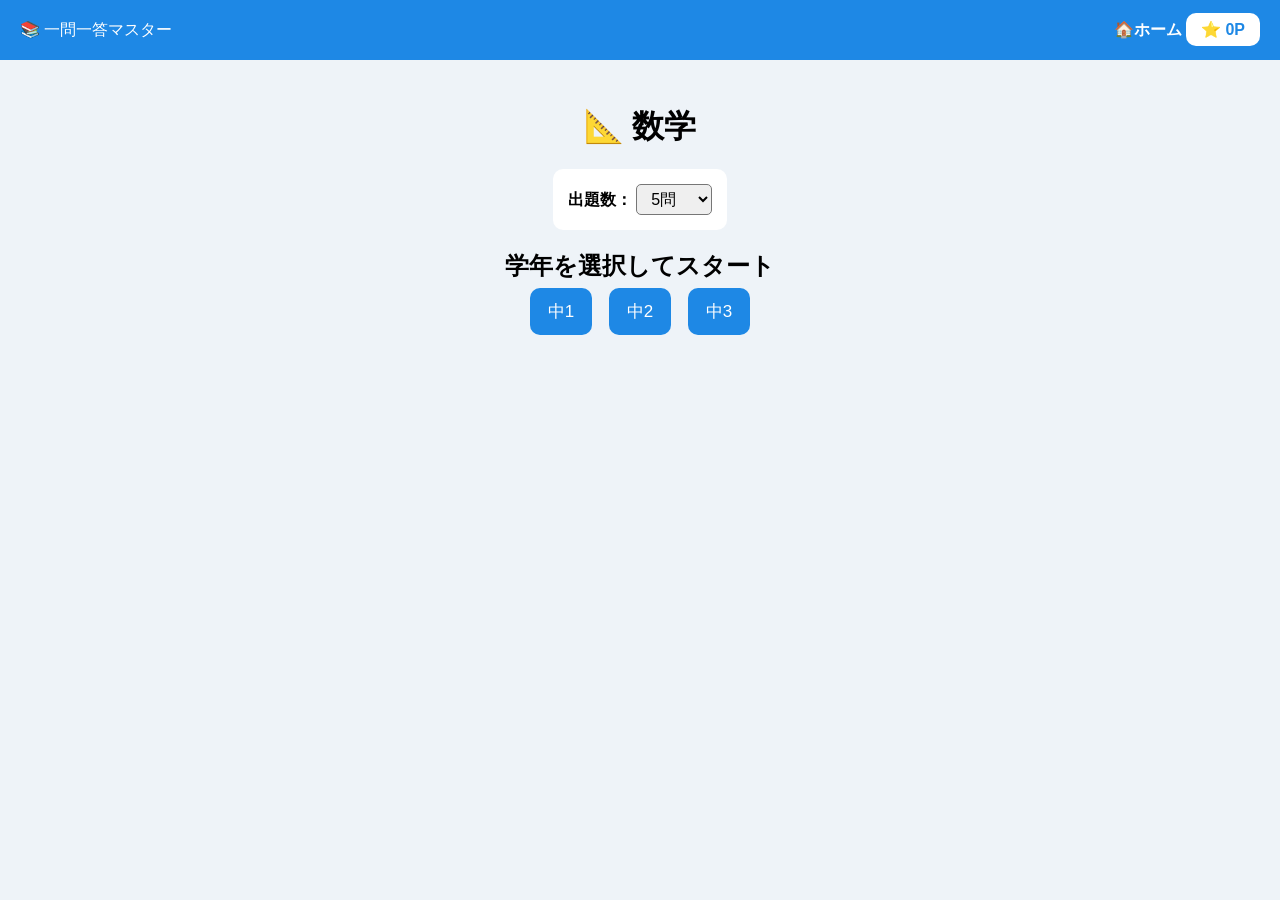
<file: math.html>
<!DOCTYPE html>
<html lang="ja">
<head>
<meta charset="UTF-8">
<meta name="viewport" content="width=device-width, initial-scale=1.0">
<title>数学 | 一問一答マスター</title>
<style>
*{margin:0;padding:0;box-sizing:border-box;font-family:"Yu Gothic",sans-serif;}
body{background:#eef3f8;}
header{height:60px;background:#1e88e5;color:#fff;display:flex;justify-content:space-between;align-items:center;padding:0 20px;}
header a{color:white;text-decoration:none;font-weight:bold;}
.point{background:white;color:#1e88e5;padding:8px 15px;border-radius:10px;font-weight:bold;}
main{max-width:900px;margin:25px auto;padding:20px;}
h1{text-align:center;margin-bottom:20px;}
.menu{text-align:center;}
.settings {margin-bottom: 20px;background: white;padding: 15px;border-radius: 10px;display: inline-block;}
.settings select {padding: 5px 10px;font-size: 16px;border-radius: 5px;}
button{padding:12px 18px;border:none;border-radius:10px;cursor:pointer;background:#1e88e5;color:white;margin:6px;font-size:17px;}
button:hover{background:#1565c0;}
#game, #final-result {display:none;}
.progressText{font-weight:bold;margin-bottom:8px;}
.progress{width:100%;height:18px;background:#cfd8dc;border-radius:20px;overflow:hidden;margin-bottom:20px;}
#bar{width:0%;height:100%;background:#43a047;transition:.3s;}
.question{font-size:25px;font-weight:bold;margin:20px 0;}
.choice{display:block;width:100%;margin:10px 0;padding:14px;background:white;color:#222;border:2px solid #1e88e5;border-radius:10px;cursor:pointer;text-align:left;font-size:18px;}
.choice:hover{background:#e3f2fd;}
.correct{background:#43a047!important;color:white;}
.wrong{background:#e53935!important;color:white;}
#result{font-size:28px;font-weight:bold;margin-top:15px;}
#explain{margin-top:15px;background:#fff;padding:15px;border-left:5px solid orange;}
#next{display:none;width:100%;margin-top:20px;}
#final-result {text-align: center;background: white;padding: 30px;border-radius: 10px;box-shadow: 0 4px 6px rgba(0,0,0,0.1);}
.result-stats {font-size: 22px;margin: 15px 0;font-weight: bold;}
.result-rate {font-size: 28px;color: #e53935;margin: 15px 0;font-weight: bold;}
.result-point {font-size: 20px;color: #1e88e5;margin-bottom: 20px;}
</style>
</head>
<body>
<header>
<div>📚 一問一答マスター</div>
<div><a href="index.html">🏠ホーム</a> <span class="point">⭐ <span id="point">0</span>P</span></div>
</header>
<main>
<h1>📐 数学</h1>
<div class="menu" id="menu">
  <div class="settings">
    <label for="q-count"><b>出題数：</b></label>
    <select id="q-count">
      <option value="1">1問</option>
      <option value="5" selected>5問</option>
      <option value="10">10問</option>
      <option value="20">20問</option>
      <option value="30">30問</option>
      <option value="40">40問</option>
      <option value="50">50問</option>
    </select>
  </div>
  <h2>学年を選択してスタート</h2>
  <button onclick="start(1)">中1</button>
  <button onclick="start(2)">中2</button>
  <button onclick="start(3)">中3</button>
</div>

<div id="game">
  <div class="progressText" id="progressText"></div>
  <div class="progress"><div id="bar"></div></div>
  <div class="question" id="question"></div>
  <div id="choices"></div>
  <div id="result"></div>
  <div id="explain"></div>
  <button id="next" onclick="nextQuestion()">次の問題 ▶</button>
</div>

<div id="final-result">
  <h2>🎉 結果発表 🎉</h2>
  <div class="result-stats" id="final-score">正解数: 0 / 0問</div>
  <div class="result-rate" id="final-rate">正答率: 0%</div>
  <div class="result-point" id="final-earned-points">獲得ポイント: +0P</div>
  <button onclick="location.reload()">もう一回やる</button>
  <button onclick="location.href='index.html'" style="background: #757575;">ホームへ戻る</button>
</div>
</main>

<script>
const pointText = document.getElementById("point");
let point = Number(localStorage.getItem("point")) || 0;
pointText.textContent = point;
let current = 0;
let answered = false;
let questions = [];
let correctCount = 0; 

// 中1問題データ (100問)
const db = {
  1: [
    {q:"0より小さい数を表すための符号は？", c:["正の符号","負の符号","加法の符号","減法の符号"], a:1, ex:"0より小さい数は負の符号（-）を使います。"},
    {q:"1, 2, 3…といった正の整数の集まりを何という？", c:["自然数","有理数","素数","整数"], a:0, ex:"1以上の整数を自然数と呼びます。"},
    {q:"数直線上の距離を絶対値というが、-5の絶対値は？", c:["-5","0","5","1"], a:2, ex:"原点からの距離なので常に正の数になります。"},
    {q:"加法の計算結果を何という？", c:["和","差","積","商"], a:0, ex:"足し算は和、引き算は差、掛け算は積、割り算は商です。"},
    {q:"(-8) + (+5) の計算結果は？", c:["-13","-3","3","13"], a:1, ex:"符号が違う場合、絶対値が大きい方の符号を引き継ぎます。"},
    {q:"(-3) - (-9) の計算結果は？", c:["-12","-6","6","12"], a:2, ex:"引き算は引く数の符号を変えて足します。(-3)+9=6。"},
    {q:"(-4) × (-5) は？", c:["-20","20","-9","9"], a:1, ex:"負の数×負の数は正の数になります。"},
    {q:"(-2)の3乗は？", c:["-6","6","-8","8"], a:2, ex:"(-2)×(-2)×(-2)=-8です。"},
    {q:"24 ÷ (-6) は？", c:["4","-4","18","-18"], a:1, ex:"正の数÷負の数は負の数になります。"},
    {q:"(-12) ÷ (-3) は？", c:["4","-4","36","-36"], a:0, ex:"負の数÷負の数は正の数になります。"},
    {q:"5 - (-3) × 2 は？", c:["16","4","11","-1"], a:2, ex:"掛け算を優先します。5-(-6)=11。"},
    {q:"(-3)² は？", c:["-6","6","-9","9"], a:3, ex:"(-3)×(-3)=9です。"},
    {q:"-3² は？", c:["-6","6","-9","9"], a:2, ex:"-(3×3)=-9です。"},
    {q:"文字式のルールで x × 7 は？", c:["x7","7x","7+x","7×x"], a:1, ex:"数字を先に書くルールです。"},
    {q:"4x - 9x は？", c:["-5","5x","-5x","13x"], a:2, ex:"係数同士を計算します。"},
    {q:"3(2x - 4) を展開すると？", c:["6x-4","6x-12","5x-7","6x+12"], a:1, ex:"分配法則でカッコの中それぞれに掛けます。"},
    {q:"x = -3 のとき 2x + 7 の値は？", c:["1","13","-1","4"], a:0, ex:"2×(-3)+7=1。"},
    {q:"(5x - 3) + (2x + 7) は？", c:["7x+4","7x-10","3x+4","10x-21"], a:0, ex:"同類項をまとめます。"},
    {q:"(3x - 5) - (x - 2) は？", c:["2x-7","2x-3","4x-7","2x+3"], a:1, ex:"カッコを外すとき符号に注意。3x-5-x+2=2x-3。"},
    {q:"12x ÷ (-4) は？", c:["-3x","3x","-8x","-3"], a:0, ex:"係数を割り算します。"},
    {q:"2x = 18 の解は？", c:["x=7","x=8","x=9","x=10"], a:2, ex:"両辺を2で割ります。"},
    {q:"x - 7 = 3 の解は？", c:["x=-4","x=4","x=10","x=-10"], a:2, ex:"移項するとx=3+7=10。"},
    {q:"4x = 2x + 8 の解は？", c:["x=2","x=4","x=-4","x=8"], a:1, ex:"2xを移項して2x=8。x=4。"},
    {q:"3x + 2 = 14 の解は？", c:["x=4","x=3","x=5","x=2"], a:0, ex:"3x=12。x=4。"},
    {q:"比例式 x : 4 = 3 : 2 の解は？", c:["x=6","x=8","x=12","x=2"], a:0, ex:"内側と外側の積が等しい。2x=12。"},
    {q:"反比例 y = a/x のグラフの形は？", c:["直線","放物線","双曲線","楕円"], a:2, ex:"反比例は双曲線になります。"},
    {q:"y = 3x のグラフはどこを通る？", c:["原点","点(1,1)","y軸のプラス","通らない"], a:0, ex:"比例のグラフは必ず原点を通ります。"},
    {q:"2つの直線が交わる角を何という？", c:["同位角","錯角","対頂角","補角"], a:2, ex:"X字に交わる向かい合う角は対頂角。"},
    {q:"円のまわりの曲線部分を何という？", c:["弧","弦","半径","直径"], a:0, ex:"円周の一部を弧といいます。"},
    {q:"円の2点をまっすぐ結んだ線を何という？", c:["弧","弦","直径","割線"], a:1, ex:"円周上の2点を結ぶ線分を弦といいます。"},
    {q:"扇形のような図形を何という？", c:["三角形","四角形","おうぎ形","半円"], a:2, ex:"2つの半径と弧で囲まれた形です。"},
    {q:"90度で交わる直線を何という？", c:["垂線","平行線","対角線","接線"], a:0, ex:"垂直な線を垂線といいます。"},
    {q:"長方形を1回転してできる立体は？", c:["円錐","円柱","球","三角柱"], a:1, ex:"長方形は円柱になります。"},
    {q:"階級の中間値を何という？", c:["階級値","度数","範囲","代表値"], a:0, ex:"階級のまん中の値を階級値といいます。"},
    {q:"データの度数の合計を何という？", c:["階級値","度数","全データ","合計"], a:2, ex:"データの総数ですね。"},
    {q:"平均値とは、合計を何で割ったもの？", c:["個数","階級値","最大値","最小値"], a:0, ex:"合計÷個数で平均が出ます。"},
    {q:"もっとも多く現れる値を何という？", c:["中央値","最頻値","平均値","範囲"], a:1, ex:"モードとも呼ばれます。"},
    {q:"データを大きさ順に並べた中央の値を？", c:["中央値","最頻値","平均値","範囲"], a:0, ex:"メジアンとも呼ばれます。"},
    {q:"最大のデータと最小のデータの差は？", c:["中央値","最頻値","平均値","範囲"], a:3, ex:"データの広がりを表します。"},
    {q:"「0以上10未満」のような区間を？", c:["階級","度数","分布","階級値"], a:0, ex:"この区間を階級といいます。"},
    {q:"x-5=0の解は？", c:["5","-5","0","1"], a:0, ex:"x=5です。"},
    {q:"2x+4=0の解は？", c:["2","-2","4","-4"], a:1, ex:"2x=-4なのでx=-2。"},
    {q:"比例y=axでaが正のときグラフは？", c:["右上がり","右下がり","水平","垂直"], a:0, ex:"比例定数が正なら右上がりです。"},
    {q:"比例y=axでaが負のときグラフは？", c:["右上がり","右下がり","水平","垂直"], a:1, ex:"比例定数が負なら右下がりです。"},
    {q:"(-1)³は？", c:["1","-1","3","-3"], a:1, ex:"(-1)×(-1)×(-1)=-1。"},
    {q:"5+3×2は？", c:["16","11","10","8"], a:1, ex:"掛け算を優先し5+6=11。"},
    {q:"(-2)×(-3)×(-4)は？", c:["-24","24","-12","12"], a:0, ex:"マイナスが3個なのでマイナス。"},
    {q:"1000の0.1倍は？", c:["10","100","1000","1"], a:1, ex:"1/10のことです。"},
    {q:"正方形の面積の公式は？", c:["一辺×4","一辺×一辺","直径×直径","半径×半径"], a:1, ex:"縦×横ですね。"},
    {q:"三角形の面積の公式は？", c:["底辺×高さ","底辺×高さ÷2","底辺×斜辺","底辺×高さ×2"], a:1, ex:"底辺×高さ÷2です。"},
    {q:"円の面積の公式は？", c:["半径×半径×円周率","直径×円周率","半径×2×円周率","直径×直径×円周率"], a:0, ex:"πr²ですね。"},
    {q:"円周の長さの公式は？", c:["半径×半径×円周率","直径×円周率","半径×円周率","直径×直径"], a:1, ex:"2πrです。"},
    {q:"-aの係数は？", c:["0","1","-1","a"], a:2, ex:"-1aのことです。"},
    {q:"項が1つだけの式を？", c:["単項式","多項式","一次式","二項式"], a:0, ex:"項が1つの式を単項式といいます。"},
    {q:"項が2つ以上の式を？", c:["単項式","多項式","一次式","単元"], a:1, ex:"多項式といいます。"},
    {q:"x+x+xを簡略化すると？", c:["x³","3x","3+x","x"], a:1, ex:"足し算なので3xです。"},
    {q:"x×x×xを簡略化すると？", c:["3x","x³","x+3","x"], a:1, ex:"掛け算なので累乗を使います。"},
    {q:"方程式で「移項」するとき、＋はどうなる？", c:["＋のまま","－になる","×になる","÷になる"], a:1, ex:"符号が逆になります。"},
    {q:"方程式で「移項」するとき、－はどうなる？", c:["－のまま","＋になる","×になる","÷になる"], a:1, ex:"符号が逆になります。"},
    {q:"5x=10のときxは？", c:["5","2","15","50"], a:1, ex:"10÷5=2。"},
    {q:"x/2=5のときxは？", c:["2.5","5","10","7"], a:2, ex:"両辺に2を掛けてx=10。"},
    {q:"a:b = c:d で a×d = b×c を何という？", c:["比の性質","分配法則","結合法則","交換法則"], a:0, ex:"内項の積と外項の積ですね。"},
    {q:"y=axにおいてxの値が2倍になるとyは？", c:["2倍","4倍","変わらない","1/2倍"], a:0, ex:"比例なので同じ倍率です。"},
    {q:"y=a/xにおいてxが2倍になるとyは？", c:["2倍","4倍","変わらない","1/2倍"], a:3, ex:"反比例なので逆数倍です。"},
    {q:"x軸とy軸の交点を？", c:["始点","終点","原点","中心"], a:2, ex:"(0,0)を原点といいます。"},
    {q:"x座標が正、y座標が正の場所を？", c:["第1象限","第2象限","第3象限","第4象限"], a:0, ex:"右上の領域です。"},
    {q:"点(3,5)のx座標は？", c:["3","5","8","2"], a:0, ex:"左側の数値がxです。"},
    {q:"多角形の内角の和は、三角形がいくつ分？", c:["n-1","n-2","n-3","n"], a:1, ex:"(n-2)×180度が公式です。"},
    {q:"三角形の内角の和は？", c:["90度","180度","270度","360度"], a:1, ex:"180度です。"},
    {q:"四角形の内角の和は？", c:["180度","270度","360度","540度"], a:2, ex:"360度です。"},
    {q:"平行線の同位角は？", c:["等しい","異なる","和が180度","関係ない"], a:0, ex:"平行線なら同位角は等しい。"},
    {q:"平行線の錯角は？", c:["等しい","異なる","和が180度","関係ない"], a:0, ex:"平行線なら錯角は等しい。"},
    {q:"三角形の合同条件の数は？", c:["2つ","3つ","4つ","5つ"], a:1, ex:"3つ（3辺、2辺と夾角、1辺と両端角）です。"},
    {q:"立体の体積＝底面積×？", c:["高さ","円周率","半径","直径"], a:0, ex:"柱体の体積は底面積×高さ。"},
    {q:"錐体の体積＝底面積×高さ×？", c:["1/2","1/3","1/4","2"], a:1, ex:"錐体は1/3を掛けます。"},
    {q:"球の表面積公式は？", c:["πr²","4πr²","2πr","4/3πr³"], a:1, ex:"しじゅうパイアール二乗（4πr²）。"},
    {q:"球の体積公式は？", c:["πr³","4πr²","4/3πr³","2πr"], a:2, ex:"身の上に心配あるの（4/3πr³）。"},
    {q:"度数分布表で階級の幅を何という？", c:["階級","度数","階級の幅","階級値"], a:2, ex:"そのまま階級の幅といいます。"},
    {q:"相対度数＝度数÷？", c:["階級値","合計","平均値","最大値"], a:1, ex:"全体に対する割合です。"},
    {q:"確率＝（あることが起こる数）÷？", c:["全事象","度数","階級値","平均値"], a:0, ex:"起こりうるすべての数で割ります。"},
    {q:"必ず起こる事象の確率は？", c:["0","0.5","1","100"], a:2, ex:"1（100%）です。"},
    {q:"決して起こらない事象の確率は？", c:["0","0.5","1","100"], a:0, ex:"0（0%）です。"},
    {q:"コインを1回投げて表が出る確率は？", c:["1/2","1/3","1/4","1"], a:0, ex:"表か裏の2通りだから1/2。"},
    {q:"サイコロを1回振って1が出る確率は？", c:["1/2","1/6","1/3","1"], a:1, ex:"6通り中の1通りだから1/6。"},
    {q:"自然数とは何以上？", c:["0","1","2","10"], a:1, ex:"1以上の整数です。"},
    {q:"整数には、正の整数と0と？", c:["自然数","負の整数","分数","小数"], a:1, ex:"負の整数も整数です。"},
    {q:"絶対値が最も小さい整数は？", c:["1","0","-1","2"], a:1, ex:"0です。"},
    {q:"3x + 5 = 2x + 10 の解は？", c:["x=5","x=15","x=2","x=10"], a:0, ex:"x=5。"},
    {q:"-2(x-3) を展開すると？", c:["-2x-6","-2x+6","-2x-3","-2x+3"], a:1, ex:"-2x+6。"},
    {q:"x-5=yのときxをyの式で表すと？", c:["x=y-5","x=y+5","x=5-y","x=5y"], a:1, ex:"x=y+5。"},
    {q:"-x=-5のときxは？", c:["5","-5","0","1"], a:0, ex:"x=5。"},
    {q:"比例y=2xでx=3のときyは？", c:["5","6","1","0"], a:1, ex:"2×3=6。"},
    {q:"反比例y=6/xでx=2のときyは？", c:["3","4","12","2"], a:0, ex:"6÷2=3。"},
    {q:"同類項とは、何が同じ項のこと？", c:["係数","次数","文字の部分","符号"], a:2, ex:"文字の部分が同じものを同類項といいます。"},
    {q:"すべての辺の長さが等しい三角形は？", c:["二等辺三角形","正三角形","直角三角形","不等辺三角形"], a:1, ex:"正三角形です。"},
    {q:"円の直径は半径の何倍？", c:["1倍","2倍","3倍","4倍"], a:1, ex:"半径×2が直径です。"}
  ],
  2: [
    {q:"2x+5y=10 を yについて解くと？", c:["y=-(2/5)x+2","y=(2/5)x+2","y=-2x+10","y=2x-10"], a:0, ex:"5y=-2x+10 なので、両辺を5で割ります。"},
    {q:"連立方程式の加減法で、消去しやすい項を作る操作は？", c:["代入","移項","係数の最小公倍数に合わせる","グラフ化"], a:2, ex:"係数の絶対値を揃えることが重要です。"},
    {q:"一次関数 y=ax+b において、aを何という？", c:["切片","傾き","変化の割合","定数"], a:1, ex:"グラフの傾きを表します。"},
    {q:"一次関数 y=ax+b において、bを何という？", c:["切片","傾き","変化の割合","原点"], a:0, ex:"y軸と交わる点のy座標です。"},
    {q:"変化の割合の公式は？", c:["yの増加量/xの増加量","xの増加量/yの増加量","y/x","x/y"], a:0, ex:"傾きと同じ値になります。"},
    {q:"三角形の合同条件「3組の辺がそれぞれ等しい」の略称は？", c:["SSS","SAS","ASA","RHS"], a:0, ex:"Side-Side-Sideの略です。"},
    {q:"三角形の合同条件「2組の辺とその間の角がそれぞれ等しい」は？", c:["SSS","SAS","ASA","RHS"], a:1, ex:"Side-Angle-Sideです。"},
    {q:"三角形の合同条件「1組の辺とその両端の角がそれぞれ等しい」は？", c:["SSS","SAS","ASA","RHS"], a:2, ex:"Angle-Side-Angleです。"},
    {q:"平行四辺形の定義は？", c:["対辺がそれぞれ平行","対角が等しい","対辺が等しい","対角線が二等分"], a:0, ex:"2組の向かい合う辺がそれぞれ平行な四角形です。"},
    {q:"確率の和は最大でいくつ？", c:["0","0.5","1","100"], a:2, ex:"確率は必ず0から1の間です。"},
    {q:"二元一次方程式 2x+y=5 のグラフの形は？", c:["直線","放物線","双曲線","円"], a:0, ex:"一次方程式は直線になります。"},
    {q:"傾きが3で、切片が-2の直線の式は？", c:["y=3x+2","y=3x-2","y=-2x+3","y=-2x-3"], a:1, ex:"y=ax+b に代入します。"},
    {q:"グラフがy軸に平行な直線の式は？", c:["y=a","x=a","y=ax","x=ay"], a:1, ex:"x=定数 となります。"},
    {q:"連立方程式の解がグラフ上で表すものは？", c:["交点","切片","傾き","原点"], a:0, ex:"2つの直線の交点が解になります。"},
    {q:"三角形の内心は、何の交点？", c:["角の二等分線","垂直二等分線","中線","高さ"], a:0, ex:"角を二等分する線の交点です。"},
    {q:"三角形の外心は、何の交点？", c:["角の二等分線","垂直二等分線","中線","高さ"], a:1, ex:"辺の垂直二等分線の交点です。"},
    {q:"四角形が平行四辺形になる条件は？", c:["3つ","4つ","5つ","6つ"], a:2, ex:"定義を含め5つあります。"},
    {q:"ひし形の定義は？", c:["4辺が等しい","対角が等しい","対角線が直交","対角線が等しい"], a:0, ex:"4つの辺がすべて等しい四角形です。"},
    {q:"正方形の対角線はどのように交わる？", c:["直交する","等しい","二等分する","すべて正しい"], a:3, ex:"直交し、等しく、二等分します。"},
    {q:"確率で「少なくとも1つは〜」とある時、どう考える？", c:["すべて足す","すべて掛ける","1から余事象を引く","無視する"], a:2, ex:"全体から反対の確率を引くのが鉄則です。"},
    {q:"「xの変域が-1≦x≦3」とはどういうこと？", c:["-1より大きく3未満","-1以上3以下","-1以上3未満","-1より大きく3以下"], a:1, ex:"不等号のイコールは「以上/以下」です。"},
    {q:"yがxに比例し、x=2のときy=6なら比例定数は？", c:["2","3","4","12"], a:1, ex:"y=ax -> 6=a*2 -> a=3。"},
    {q:"x=2, y=3 を代入して成り立つ連立方程式の解は？", c:["x=2, y=3","x=3, y=2","x=1, y=4","x=0, y=5"], a:0, ex:"代入して成り立つものが解です。"},
    {q:"対頂角は常に？", c:["等しい","90度","和が180度","バラバラ"], a:0, ex:"対頂角は必ず等しくなります。"},
    {q:"多角形の外角の和は？", c:["180度","360度","540度","720度"], a:1, ex:"何角形でも外角の和は360度です。"},
    {q:"円の接線は、接点を通る半径とどう交わる？", c:["垂直","平行","60度","45度"], a:0, ex:"接線は半径と垂直に交わります。"},
    {q:"円周角の定理で、同じ弧に対する円周角は？", c:["等しい","2倍","1/2","無関係"], a:0, ex:"円周角の定理です。"},
    {q:"半円の弧に対する円周角は？", c:["45度","90度","180度","360度"], a:1, ex:"直径に対する円周角は90度です。"},
    {q:"三角形の2辺の中点を結ぶ線分は、第3の辺とどうなる？", c:["平行","垂直","同じ","半分"], a:0, ex:"中点連結定理により平行になります。"},
    {q:"平行四辺形の対角線は？", c:["等しい","直交する","互いに二等分する","何もしない"], a:2, ex:"互いに二等分するのが特徴です。"},
    {q:"絶対値が2である数は？", c:["2のみ","-2のみ","2と-2","0"], a:2, ex:"距離が2の数はプラスマイナス両方あります。"},
    {q:"等式の変形とは？", c:["答えを出すこと","文字を入れ替えること","式を特定の文字について解くこと","約分すること"], a:2, ex:"求めたい文字について整理する操作です。"},
    {q:"連立方程式で代入法が便利な時は？", c:["係数が複雑な時","式がy=...とある時","分数の時","文字がない時"], a:1, ex:"片方の文字が既に出ていれば代入が早い。"},
    {q:"一次関数の傾きが負なら、グラフは？", c:["右上がり","右下がり","水平","垂直"], a:1, ex:"右下がりになります。"},
    {q:"y=ax+bでxの増加量が2のときyの増加量が6ならaは？", c:["2","3","4","12"], a:1, ex:"6÷2=3。"},
    {q:"確率で、ある事象が起こらない確率は？", c:["1-起こる確率","起こる確率そのもの","0","分からない"], a:0, ex:"余事象の確率です。"},
    {q:"同時にサイコロを2つ投げるとき、全事象は？", c:["6通り","12通り","36通り","64通り"], a:2, ex:"6×6=36通り。"},
    {q:"対角線が等しい平行四辺形は？", c:["長方形","ひし形","台形","なし"], a:0, ex:"長方形になります。"},
    {q:"対角線が直交する長方形は？", c:["正方形","ひし形","台形","なし"], a:0, ex:"正方形になります。"},
    {q:"三角形の外角は、それと隣り合わない2つの内角の和と？", c:["等しい","半分","2倍","関係ない"], a:0, ex:"外角の定理です。"},
    {q:"直角三角形の合同条件で、RHSのRは何？", c:["Radius","Right angle","Ratio","Root"], a:1, ex:"Right angle（直角）です。"},
    {q:"2直線の交点を求めるには？", c:["連立方程式を解く","足す","掛ける","引く"], a:0, ex:"交点は解そのものです。"},
    {q:"y=5x+2 と y=5x-3 のグラフは？", c:["平行","垂直","一致する","交わる"], a:0, ex:"傾きが同じなので平行です。"},
    {q:"三角形の面積を二等分する線は？", c:["中線","垂直二等分線","角の二等分線","高さ"], a:0, ex:"底辺の中点を通る中線です。"},
    {q:"「xはy以下である」を不等号で？", c:["x>y","x≧y","x<y","x≦y"], a:3, ex:"以下はイコールを含みます。"},
    {q:"変域で「-1より大きく3以下」を不等号で？", c:["-1<x≦3","-1≦x<3","-1<x<3","-1≦x≦3"], a:0, ex:"より大きい、以下、に注意。"},
    {q:"連立方程式で係数を合わせることを何という？", c:["加減法","代入法","整理","通分"], a:0, ex:"加減法の準備です。"},
    {q:"一次関数でグラフが原点を通る時、bの値は？", c:["0","1","-1","不定"], a:0, ex:"b=0です。"},
    {q:"確率で「少なくとも」という言葉が出たら？", c:["そのまま計算","余事象を考える","加算する","減算する"], a:1, ex:"余事象を考えるのが鉄則。"},
    {q:"数学の学習で最も重要なことは？", c:["暗記","理解と演習","写す","放置"], a:1, ex:"理解した上で演習あるのみ！"}
  ],
  3: [
    {q:"(x+a)(x+b) を展開すると？", c:["x²+ax+b","x²+(a+b)x+ab","x²+ab","x²+ax+b²"], a:1, ex:"乗法公式の基本です。"},
    {q:"x²-y² を因数分解すると？", c:["(x-y)²","(x+y)(x-y)","(x+y)²","x(x-y)"], a:1, ex:"和と差の積の公式です。"},
    {q:"√a × √b は？", c:["√(a+b)","√(ab)","a√b","b√a"], a:1, ex:"平方根の乗法です。"},
    {q:"√2 + √3 の計算結果は？", c:["√5","√6","2√5","計算できない"], a:3, ex:"根号の中が違うので足せません。"},
    {q:"二次方程式の解の公式の分母は？", c:["a","2a","b","2b"], a:1, ex:"2a です。"},
    {q:"y=ax² のグラフの形を何という？", c:["直線","双曲線","放物線","円"], a:2, ex:"放物線といいます。"},
    {q:"相似な図形の対応する辺の比を？", c:["比","相似比","縮尺","割合"], a:1, ex:"相似比といいます。"},
    {q:"三平方の定理 a²+b²=c² が成り立つのは？", c:["直角三角形","二等辺三角形","正三角形","鈍角三角形"], a:0, ex:"直角三角形の斜辺cについて成り立ちます。"},
    {q:"球の体積の公式 4/3πr³ のrは何？", c:["直径","円周率","半径","円周"], a:2, ex:"半径（radius）です。"},
    {q:"因数分解 x²+6x+9 は？", c:["(x+3)²","(x-3)²","(x+3)(x-3)","(x+9)x"], a:0, ex:"(x+a)² の公式です。"},
    {q:"(x+y)² を展開すると？", c:["x²+y²","x²+2xy+y²","x²+xy+y²","(x+y)(x+y)"], a:1, ex:"展開公式です。"},
    {q:"√8 を変形すると？", c:["2√2","4√2","2√4","8"], a:0, ex:"√(4×2)=2√2。"},
    {q:"x²=5 の解は？", c:["5","√5","-√5","±√5"], a:3, ex:"二乗して5になる数はプラスとマイナスがあります。"},
    {q:"二次方程式 x²-5x+6=0 の解は？", c:["2,3","-2,-3","1,6","-1,-6"], a:0, ex:"(x-2)(x-3)=0。"},
    {q:"放物線 y=ax² で a>0 ならグラフは？", c:["上に開く","下に開く","右上がり","右下がり"], a:0, ex:"上に開く（下凸）グラフです。"},
    {q:"三角形の辺の比 3:4:5 はどんな三角形？", c:["正三角形","直角三角形","二等辺三角形","鈍角三角形"], a:1, ex:"3²+4²=5² なので直角です。"},
    {q:"円周角の定理で、中心角と円周角の関係は？", c:["中心角=円周角","中心角=2×円周角","中心角=1/2×円周角","関係ない"], a:1, ex:"中心角は円周角の2倍。"},
    {q:"相似比が 1:2 なら、面積比は？", c:["1:2","1:4","1:8","2:1"], a:1, ex:"面積比は相似比の二乗です。"},
    {q:"体積比が 1:8 なら、相似比は？", c:["1:2","1:4","1:8","1:64"], a:0, ex:"相似比は体積比の三乗根です。"},
    {q:"(x+a)(x-a) を展開すると？", c:["x²+a²","x²-a²","x²+2ax-a²","x²-2ax+a²"], a:1, ex:"和と差の積。"},
    {q:"√12 + √27 は？", c:["√39","5√3","7√3","13√3"], a:1, ex:"2√3 + 3√3 = 5√3。"},
    {q:"二次関数のグラフの頂点を求める式は？", c:["y=a(x-p)²+q","y=ax+b","y=ax²","x=y"], a:0, ex:"平方完成形です。"},
    {q:"三平方の定理で斜辺がcのとき、cの長さは？", c:["a+b","√(a+b)","√(a²+b²)","a²+b²"], a:2, ex:"c²=a²+b² なので c=√(a²+b²)。"},
    {q:"因数分解 x²-x-6 は？", c:["(x-3)(x+2)","(x+3)(x-2)","(x-6)(x+1)","(x-2)(x-3)"], a:0, ex:"足して-1、掛けて-6。"},
    {q:"√2 ≈ 1.414 とすると √200 は？", c:["14.14","141.4","1.414","0.1414"], a:0, ex:"10√2 = 14.14。"},
    {q:"y=ax² で a<0 ならグラフは？", c:["上に開く","下に開く","右上がり","右下がり"], a:1, ex:"下に開く（上凸）グラフです。"},
    {q:"相似な図形で「対応する角」は？", c:["等しい","違う","2倍","1/2"], a:0, ex:"相似の定義です。"},
    {q:"円の接線は半径と？", c:["垂直","平行","同じ","関係ない"], a:0, ex:"垂直です。"},
    {q:"(x-3)² = 4 の解は？", c:["x=1,5","x=3,4","x=-1,-5","x=0,6"], a:0, ex:"x-3=±2 -> x=3±2。"},
    {q:"二次方程式の解の公式で b²-4ac を何という？", c:["判別式","解","係数","定数"], a:0, ex:"解の個数を判別する式です。"},
    {q:"x²+10x+25 を因数分解すると？", c:["(x+5)²","(x-5)²","(x+5)(x-5)","(x+10)²"], a:0, ex:"(x+a)² の公式。"},
    {q:"√5 はどんな数？", c:["有理数","無理数","整数","有限小数"], a:1, ex:"循環しない無限小数です。"},
    {q:"二乗して負になる数は実数にある？", c:["ある","ない","場合による","0になる"], a:1, ex:"実数の範囲ではありません。"},
    {q:"二次関数 y=2x² で x=3 のとき yは？", c:["6","12","18","36"], a:2, ex:"2×9=18。"},
    {q:"相似比が 3:4 なら、体積比は？", c:["3:4","9:16","27:64","81:256"], a:2, ex:"三乗比になります。"},
    {q:"三平方の定理の逆は？", c:["三角形が直角であるか判別する","面積を求める","角度を求める","相似を証明する"], a:0, ex:"a²+b²=c² が成り立つなら直角三角形。"},
    {q:"球の表面積 4πr² で、半径が3なら面積は？", c:["12π","36π","9π","27π"], a:1, ex:"4×π×9 = 36π。"},
    {q:"(x+1)(x+2) を展開すると？", c:["x²+2x+2","x²+3x+2","x²+2x+3","x²+3x+3"], a:1, ex:"x²+3x+2。"},
    {q:"√a/b を分母有理化すると？", c:["√ab/b","√ab/a","a/b","a√b/b"], a:0, ex:"分母に√をかけます。"},
    {q:"因数分解 4x²-9 は？", c:["(2x+3)(2x-3)","(2x-3)²","(4x-9)(4x+9)","(x-3)²"], a:0, ex:"平方の差の公式。"},
    {q:"放物線 y=x² で a=1 なら？", c:["基本形","特殊","関係ない","変化しない"], a:0, ex:"最も基本的な形です。"},
    {q:"相似な図形で面積比が 4:9 なら相似比は？", c:["2:3","4:9","16:81","2:9"], a:0, ex:"二乗根をとります。"},
    {q:"三平方の定理で 6, 8, x の三角形のxは？", c:["10","12","14","20"], a:0, ex:"√(36+64)=10。"},
    {q:"x²-6x+9=0 の解は？", c:["x=3(重解)","x=3,-3","x=6,-9","解なし"], a:0, ex:"(x-3)²=0 なので重解。"},
    {q:"√3 ≈ 1.732 なら 3√3 は？", c:["5.196","1.732","3.464","0.577"], a:0, ex:"3×1.732=5.196。"},
    {q:"二次関数のグラフがy軸と交わる点は？", c:["(0,b)","(b,0)","(0,0)","(a,b)"], a:0, ex:"x=0を代入。"},
    {q:"相似の証明でよく使われる条件は？", c:["2組の角が等しい","3組の辺が等しい","対角","なし"], a:0, ex:"2組の角が等しいのが一般的です。"},
    {q:"円周角の定理で、弧の長さと円周角は？", c:["比例する","反比例する","無関係","同じ"], a:0, ex:"比例します。"},
    {q:"三平方の定理の三つ組 5, 12, x のxは？", c:["13","14","15","17"], a:0, ex:"√(25+144)=13。"},
    {q:"数学の証明で結論を導くために使うものは？", c:["仮定","願望","なんとなく","運"], a:0, ex:"仮定と定理を使います。"}
  ]
};

function start(g) {
  current = 0;
  correctCount = 0;
  answered = false;
  const selectedCount = Number(document.getElementById("q-count").value);
  let allQuestions = [...db[g]];
  allQuestions.sort(() => Math.random() - 0.5);
  questions = allQuestions.slice(0, Math.min(selectedCount, allQuestions.length));
  document.getElementById("menu").style.display = "none";
  document.getElementById("game").style.display = "block";
  showQuestion();
}

function showQuestion() {
  answered = false;
  let q = questions[current];
  document.getElementById("progressText").innerHTML = "問題 " + (current + 1) + " / " + questions.length;
  document.getElementById("bar").style.width = ((current + 1) / questions.length * 100) + "%";
  document.getElementById("question").innerHTML = q.q;
  let html = "";
  q.c.forEach((choice, index) => {
    html += `<button class="choice" onclick="answer(${index})">${choice}</button>`;
  });
  document.getElementById("choices").innerHTML = html;
  document.getElementById("result").innerHTML = "";
  document.getElementById("explain").innerHTML = "";
  document.getElementById("next").style.display = "none";
}

function answer(select) {
  if (answered) return;
  answered = true;
  const q = questions[current];
  const buttons = document.querySelectorAll(".choice");
  buttons.forEach((btn, index) => {
    btn.disabled = true;
    if (index === q.a) btn.classList.add("correct");
    if (index === select && select !== q.a) btn.classList.add("wrong");
  });
  if (select === q.a) {
    document.getElementById("result").innerHTML = "⭕ 正解！ +2P";
    correctCount++;
    point += 2;
    localStorage.setItem("point", point);
    pointText.textContent = point;
  } else {
    document.getElementById("result").innerHTML = "❌ 不正解";
  }
  document.getElementById("explain").innerHTML = "<b>解説</b><br>" + q.ex;
  document.getElementById("next").style.display = "block";
}

function nextQuestion() {
  current++;
  if (current >= questions.length) {
    showFinalResult();
    return;
  }
  showQuestion();
}

function showFinalResult() {
  document.getElementById("game").style.display = "none";
  document.getElementById("final-result").style.display = "block";
  const rate = Math.round((correctCount / questions.length) * 100);
  const earnedPoints = correctCount * 2;
  document.getElementById("final-score").innerHTML = `正解数: ${correctCount} / ${questions.length}問`;
  document.getElementById("final-rate").innerHTML = `正答率: ${rate}%`;
  document.getElementById("final-earned-points").innerHTML = `獲得ポイント: +${earnedPoints}P`;
}
</script>
</body>
</html>
</file>
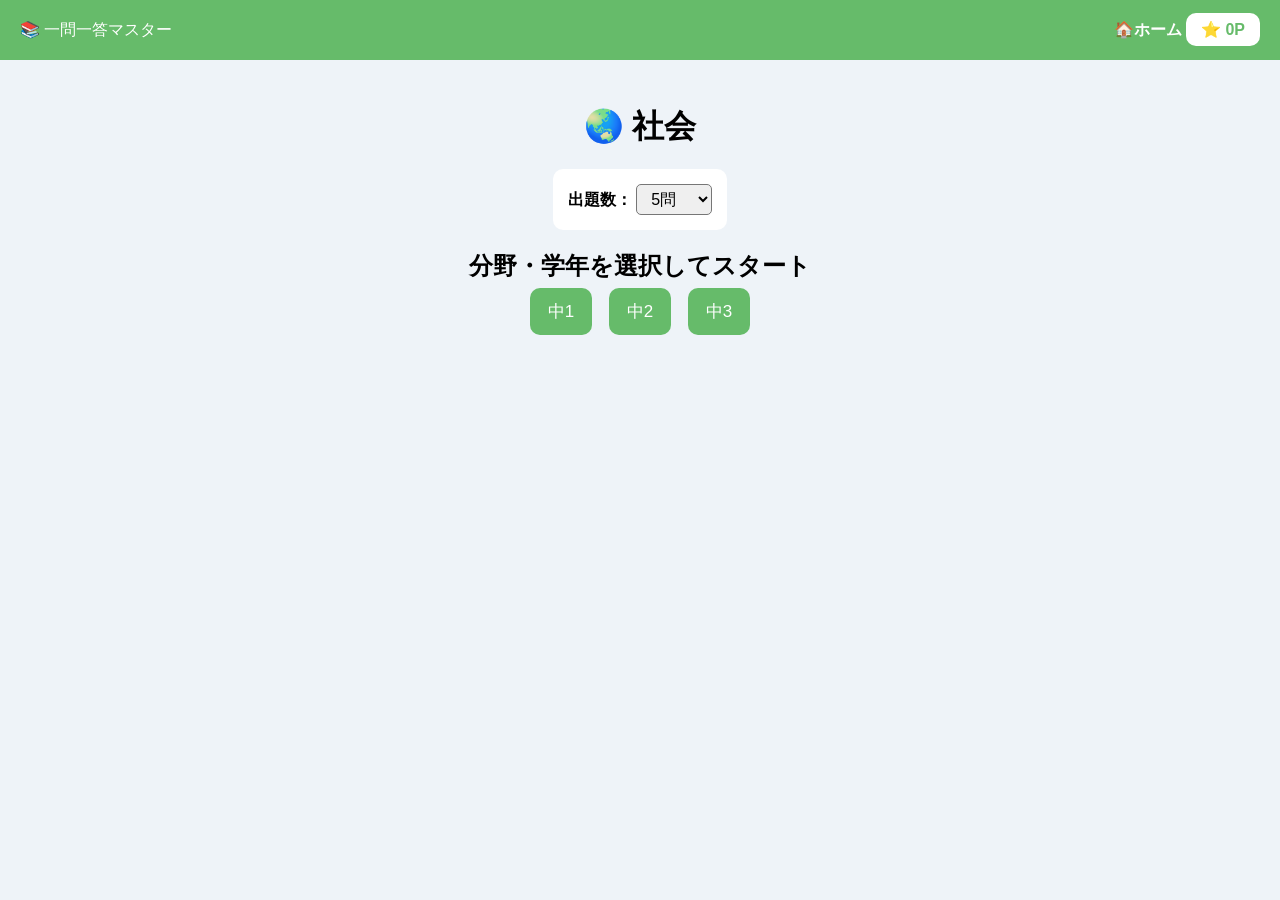
<file: social.html>
<!DOCTYPE html>
<html lang="ja">
<head>
<meta charset="UTF-8">
<meta name="viewport" content="width=device-width, initial-scale=1.0">
<title>社会 | 一問一答マスター</title>

<style>
*{margin:0;padding:0;box-sizing:border-box;font-family:"Yu Gothic",sans-serif;}
body{background:#eef3f8;}
header{
  height:60px;
  background:#66bb6a; /* 社会のテーマカラー：グリーン */
  color:#fff;
  display:flex;
  justify-content:space-between;
  align-items:center;
  padding:0 20px;
}
header a{
  color:white;
  text-decoration:none;
  font-weight:bold;
}
.point{
  background:white;
  color:#66bb6a;
  padding:8px 15px;
  border-radius:10px;
  font-weight:bold;
}
main{
  max-width:900px;
  margin:25px auto;
  padding:20px;
}
h1{
  text-align:center;
  margin-bottom:20px;
}

.menu{
  text-align:center;
}

.settings {
  margin-bottom: 20px;
  background: white;
  padding: 15px;
  border-radius: 10px;
  display: inline-block;
}
.settings select {
  padding: 5px 10px;
  font-size: 16px;
  border-radius: 5px;
}

button{
  padding:12px 18px;
  border:none;
  border-radius:10px;
  cursor:pointer;
  background:#66bb6a;
  color:white;
  margin:6px;
  font-size:17px;
}

button:hover{
  background:#43a047;
}

#game, #final-result {
  display:none;
}

.progressText{
  font-weight:bold;
  margin-bottom:8px;
}

.progress{
  width:100%;
  height:18px;
  background:#cfd8dc;
  border-radius:20px;
  overflow:hidden;
  margin-bottom:20px;
}

#bar{
  width:0%;
  height:100%;
  background:#43a047;
  transition:.3s;
}

.question{
  font-size:25px;
  font-weight:bold;
  margin:20px 0;
}

.choice{
  display:block;
  width:100%;
  margin:10px 0;
  padding:14px;
  background:white;
  color:#222;
  border:2px solid #66bb6a;
  border-radius:10px;
  cursor:pointer;
  text-align:left;
  font-size:18px;
}

.choice:hover{
  background:#e8f5e9;
}

.correct{
  background:#43a047!important;
  color:white;
}

.wrong{
  background:#e53935!important;
  color:white;
}

#result{
  font-size:28px;
  font-weight:bold;
  margin-top:15px;
}

#explain{
  margin-top:15px;
  background:#fff;
  padding:15px;
  border-left:5px solid orange;
}

#next{
  display:none;
  width:100%;
  margin-top:20px;
}

#final-result {
  text-align: center;
  background: white;
  padding: 30px;
  border-radius: 10px;
  box-shadow: 0 4px 6px rgba(0,0,0,0.1);
}
.result-stats {
  font-size: 22px;
  margin: 15px 0;
  font-weight: bold;
}
.result-rate {
  font-size: 28px;
  color: #e53935;
  margin: 15px 0;
  font-weight: bold;
}
.result-point {
  font-size: 20px;
  color: #66bb6a;
  margin-bottom: 20px;
}
</style>

</head>
<body>

<header>
  <div>📚 一問一答マスター</div>
  <div>
    <a href="index.html">🏠ホーム</a>
    <span class="point">⭐ <span id="point">0</span>P</span>
  </div>
</header>

<main>

<h1>🌏 社会</h1>

<div class="menu" id="menu">

  <div class="settings">
    <label for="q-count"><b>出題数：</b></label>
    <select id="q-count">
      <option value="1">1問</option>
      <option value="5" selected>5問</option>
      <option value="10">10問</option>
      <option value="20">20問</option>
      <option value="30">30問</option>
      <option value="40">40問</option>
      <option value="50">50問</option>
    </select>
  </div>

  <h2>分野・学年を選択してスタート</h2>
  <button onclick="start(1)">中1</button>
  <button onclick="start(2)">中2</button>
  <button onclick="start(3)">中3</button>
</div>

<div id="game">
  <div class="progressText" id="progressText"></div>
  <div class="progress">
    <div id="bar"></div>
  </div>
  <div class="question" id="question"></div>
  <div id="choices"></div>
  <div id="result"></div>
  <div id="explain"></div>
  <button id="next" onclick="nextQuestion()">次の問題 ▶</button>
</div>

<div id="final-result">
  <h2>🎉 結果発表 🎉</h2>
  <div class="result-stats" id="final-score">正解数: 0 / 0問</div>
  <div class="result-rate" id="final-rate">正答率: 0%</div>
  <div class="result-point" id="final-earned-points">獲得ポイント: +0P</div>
  <button onclick="location.reload()">もう一回やる</button>
  <button onclick="location.href='index.html'" style="background: #757575;">ホームへ戻る</button>
</div>

</main>

<script>
const pointText = document.getElementById("point");
let point = Number(localStorage.getItem("point")) || 0;
pointText.textContent = point;

let current = 0;
let answered = false;
let questions = [];
let correctCount = 0; 

// --- 社会科クイズデータベース（重複を解消・エラー修正完了） ---
const db = {
  1:[
    // --- 地理：地球の姿・領土・時差（15問） ---
    {q:"主権の及ぶ範囲のうち、「領空」とはどこの上空か？",c:["領土の上空のみ","領海の上空のみ","領土と領海の上空","領土と接続水域の上空"],a:2,ex:"領空は領土（陸）と領海（海）を合わせた領海基線より内側の上空です。"},
    {q:"領海の外側にあり、密輸の取り騙りなどのために主権の一部を及ぼすことができる、領土から24海里以内の水域は？",c:"排他的経済水域,接続水域,公海,領空".split(","),a:1,ex:"領海（12海里）の外側さらに12海里の範囲を接続水域といいます。"},
    {q:"日本の国土面積はおよそ何平方キロメートルか？",c:"およそ18万,およそ28万,およそ38万,およそ48万".split(","),a:2,ex:"日本の面積は約38万平方キロメートルです。"},
    {q:"日本の位置を大陸との関係で説明するとき、ふさわしい表現を選べ。",c:["アフリカ大陸の西にある国","ユーラシア大陸の東にある国","北アメリカ大陸の南にある国","オーストラリア大陸の北にある国"],a:1,ex:"日本は世界最大の陸地であるユーラシア大陸の東の端に位置する島国です。"},
    {q:"日本の最南端の島であり、周囲の排他的経済水域（EEZ）を失わないためにコンクリートで護岸工事が行われた島は？",c:"択捉島,竹島,魚釣島,沖ノ鳥島".split(","),a:3,ex:"満潮時に海に沈んで島でなくなるとEEZが消滅するため、国費を投じて周囲を護岸しています。"},
    {q:"標準時子午線（東経135度）が通る兵庫県明石市よりも、「早く日付が変わる（時間が進んでいる）」国はどこか？",c:["ロンドン（経度0度）","カイロ（東経30度）","ニューヨーク（西経75度）","ニュージーランド（東経170度付近）"],a:3,ex:"地球は東から西へ自転しているため、東経の数字が大きい（東にある）場所ほど早く朝が来ます。"},
    {q:"東京（東経135度）とカイロ（東経30度）の時差は何時間か？",c:"5時間,7時間,9時間,11時間".split(","),a:1,ex:"経度の差は 135 - 30 = 105度。 105 ÷ 15 = 7時間 となります。"},
    {q:"東京（東経135度）が6月17日午前10時のとき、東経45度にあるバグダッドは何月何日何時か？",c:["6月17日午前4時","6月17日午後4時","6月16日午前4時","6月16日午後4時"],a:0,ex:"経度の差は 135 - 45 = 90度。時差は 90 ÷ 15 = 6時間。東京の方が東にあるのでバグダッドは6時間遅らせて午前4時です。"},
    {q:"ロサンゼルス（西経120度）が1月1日午前3時のとき、本初子午線が通るロンドン（経度0度）は何時か？",c:["1月1日午前11時","1月1日午後11時","12月31日午後7時","1月1日午後3時"],a:0,ex:"時差は 120 ÷ 15 = 8時間。ロンドンの方が東（進んでいる）なので、午前3時に8時間を足して午前11時です。"},
    {q:"成田（東経135度）を6月17日午前7時に出発し、14時間飛行して西経75度のニューヨークに到着した。現地時間は？",c:["6月17日午前7時","6月17日午前11時","6月17日午後9時","6月18日午前11時"],a:0,ex:"東京とNYの時差は (135+75)÷15 = 14時間。14時間進んで14時間戻るため、到着現地時間は出発時と同じ午前7時です。"},
    {q:"リオデジャネイロ（西経45度）の現地時間「3月2日午後8時」に電話をつなぐには、日本（東経135度）からはいつかければよいか？",c:["3月1日午前8時","3月1日午後2時","3月3日午前8時","3月3日午後8時"],a:2,ex:"時差は (135+45)÷15 = 12時間。日本の方が12時間進んでいるので、3月2日午後8時に12時間を足すと3月3日午前8時になります。"},
    {q:"地球を赤道を基準に2つに分けたとき、北側の部分を何というか？",c:["北半球","南半球","東半球","西半球"],a:0,ex:"赤道より北側を北半球、南側を南半球といいます。"},
    {q:"イギリスの旧グリニッジ天文台を通る、経度が0度の基準となる線を何というか？",c:["本初子午線","赤道","日付変更線","標準時子午線"],a:0,ex:"経度0度の線を本初子午線といいます。"},
    {q:"ほぼ経度180度の位置にあり、太平洋上に設定されている日付を調整するための線を何というか？",c:["日付変更線","本初子午線","赤道","北回帰線"],a:0,ex:"日付変更線を東から西に越えるときは日付を1日進め、西から東に越えるときは1日戻します。"},
    {q:"世界で最も面積が大きい国と、最も面積が小さい国の組み合わせとして正しいものは？",c:["ロシア・バチカン市国","カナダ・モナコ","アメリカ・サンマリノ","中国・モルディブ"],a:0,ex:"世界最大の国はロシア、最小の国はバチカン市国です。"},

    // --- 地理：世界の気候と暮らし（15問） ---
    {q:"赤道付近に見られる、一年中気温が高く、毎日激しい雨（スコール）が降る気候帯は何か？",c:"熱帯,乾燥帯,温帯,冷帯".split(","),a:0,ex:"熱帯には熱帯雨林気候やサバナ気候があります。"},
    {q:"降水量が非常に少なく、樹木が育たないため、砂漠やステップが広がる気候帯は何か？",c:"乾燥帯,熱帯,温帯,寒帯".split(","),a:0,ex:"乾燥帯ではオアシスを中心に農業が行われます。"},
    {q:"四季の変化がはっきりしており、温暖で人間が暮らしやすく、日本の大部分が属する気候帯は何か？",c:"温帯,熱帯,冷帯,寒帯".split(","),a:0,ex:"温帯には温暖湿潤気候や地中海性気候などがあります。"},
    {q:"北半球の北部に広がり、冬の寒さが厳しく、タイガと呼ばれる針葉樹林が広がる気候帯は何か？",c:"冷帯（亜寒帯）,寒帯,温帯,高山気候".split(","),a:0,ex:"冷帯は寒暖の差が大きく、シベリアやカナダなどが属します。"},
    {q:"一年中寒さが非常に厳しく、農業を行うことができない、北極や南極周辺の気候帯は何か？",c:"寒帯,冷帯,乾燥帯,高山気候".split(","),a:0,ex:"寒帯には、夏だけ苔類が生えるツンドラ気候と、氷に覆われた氷雪気候があります。"},
    {q:"標高が高い地域で見られる、同緯度の平地よりも気温が低くなる気候を何というか？",c:"高山気候,寒帯気候,ステップ気候,地中海性気候".split(","),a:0,ex:"アンデス山脈などでは、高山気候を活かしてジャガイモなどが栽培されます。"},
    {q:"熱帯のアマゾン川流域などで見られる、一年中緑の葉が生い茂る密林を何というか？",c:"熱帯雨林,タイガ,サバナ,ステップ".split(","),a:0,ex:"東南アジアではジャングル、南アメリカではセルバと呼ばれる熱帯雨林が広がります。"},
    {q:"乾燥帯の砂漠の中で、湧き水などによって植物が生え、人間が生活できる場所を何というか？",c:"オアシス,ワジ,ステップ,ゲル".split(","),a:0,ex:"オアシスではナツメヤシの栽培や、泥レンガの家での生活が見られます。"},
    {q:"モンゴルなどの乾燥帯の草原で、遊牧民が移動しながら暮らすために使う組み立て式のテントを何というか？",c:"ゲル,パオ,イグルー,高床倉庫".split(","),a:0,ex:"モンゴルではゲル、中国ではパオと呼ばれる移動式住居です。"},
    {q:"地中海沿岸で見られる、夏に乾燥し冬に雨が降る、オリーブやブドウの栽培に適した気候は何か？",c:"地中海性気候,西岸海洋性気候,温暖湿潤気候,サバナ気候".split(","),a:0,ex:"温帯のうち、夏の乾燥が強いのが地中海性気候の特徴です。"},
    {q:"ヨーロッパ北西部に見られる、暖流と偏西風の影響で、高緯度の割に冬も温暖で一年中雨が平均して降る気候は何か？",c:"西岸海洋性気候,地中海性気候,温暖湿潤気候,冷帯湿潤気候".split(","),a:0,ex:"北大西洋海流（暖流）と偏西風のおかげで、ロンドンやパリは北海道より高緯度ですが温暖です。"},
    {q:"北極海沿岸の寒帯に住み、アザラシなどの狩猟を中心とした伝統的な暮らしをしてきた先住民族を何というか？",c:"イヌイット,アボリジニ,マオリ,インディアン".split(","),a:0,ex:"イヌイットはかつてイグルーという氷の家に住んでいました。"},
    {q:"東南アジアや南アジアなどの温帯・熱帯地域で、夏の農業に大きな影響を与える、季節によって風向きが変わる風は何か？",c:"季節風（モンスーン）,偏西風,貿易風,エルニーニョ".split(","),a:0,ex:"季節風は夏は海から陸へ湿った空気を運び、大量の雨をもたらします。"},
    {q:"アンデス山脈などの高地で、寒さに強い特徴を活かして家畜として飼育されている動物の組み合わせは？",c:["ラマ・アルパカ","トナカイ・ヤク","ラクダ・馬","羊・牛"],a:0,ex:"高山気候のアンデスでは、毛織物の原料となるラマやアルパカが飼われます。"},
    {q:"アフリカ大陸の北部に広がる、世界最大の砂漠の名前は何か？",c:"サハラ砂漠,ゴビ砂漠,カラハリ砂漠,ギブソン砂漠".split(","),a:0,ex:"サハラ砂漠はオーストラリア大陸とほぼ同じ面積を持つ巨大な砂漠です。"},

    // --- 歴史：世界の古代文明・都市国家（15問） ---
    {q:"エジプト文明において、天体観測やナイル川のはんらん時期を知るために作られた暦は何か？",c:"太陽暦,太陰暦,太陰太陽暦,マヤ暦".split(","),a:0,ex:"エジプトでは太陽暦、メソポタミアでは太陰暦が作られました。"},
    {q:"メソポタミア文明において、「目には目を、歯には歯を」の復讐法の原則で知られる法典は何か？",c:"ハムラビ法典,十二表法,大宝律令,ローマ法大全".split(","),a:0,ex:"バビロニアのハムラビ王が発布したハムラビ法典です。"},
    {q:"インダス文明の都市遺跡モヘンジョ・ダロなどで、建物の主な材料として使われたものは何か？",c:"焼成レンガ,大理石,コンクリート,木材".split(","),a:0,ex:"インダス文明では、大きさが統一された焼きレンガが大量に使われました。"},
    {q:"中国の殷の時代、青銅器のほかに、亀の甲羅や動物の骨に刻まれて占いに使われた文字は何か？",c:"甲骨文字,くさび形文字,神聖文字,絵文字".split(","),a:0,ex:"甲骨文字は現在の漢字の原型となりました。"},
    {q:"中国の春秋・戦国時代に、孔子が開き、道徳や礼儀を重んじる政治を説いた学問は何か？",c:"儒学（儒教）,道教,仏教,法家".split(","),a:0,ex:"孔子の教えはのちに『論語』としてまとめられ、日本にも大きな影響を与えました。"},
    {q:"紀元前221年、中国を初めて統一し、度量衡（単位）や文字を統一した秦の君主は誰か？",c:"始皇帝,武帝,高祖,項羽".split(","),a:0,ex:"秦の始皇帝は万里の長城を修築したことでも有名です。"},
    {q:"漢（前漢）の武帝の時代に整備され、中国の絹などが西方に運ばれた東西交易路の通称は何か？",c:"シルクロード（絹の道）,海の道,ステップの道,琥珀の道".split(","),a:0,ex:"シルクロードを通じて、西方からぶどうや馬、さらに仏教が中国へ伝わりました。"},
    {q:"古代ギリシャに多数成立した、アテネやスパルタに代表される都市国家を何というか？",c:"ポリス,帝国,首長国,直轄領".split(","),a:0,ex:"ポリスの中心にはアクロポリス（丘）やアゴラ（広場）がありました。"},
    {q:"古代ギリシャのアテネで、奴隷や女性を除く成人男性市民による話し合いで方針を決めた政治体制は何か？",c:"民主政,共和政,王政,貴族政".split(","),a:0,ex:"アテネは市民平等の原理に基づく直接民主政を発達させました。"},
    {q:"マケドニアの王で、ペルシャを滅ぼしインダス川流域まで遠征して大帝国を築いた人物は誰か？",c:"アレクサンドロス大王,シーザー,ハンニバル,ネロ大帝".split(","),a:0,ex:"アレクサンドロス大王の遠征がヘレニズム文化を生むきっかけとなりました。"},
    {q:"古代ギリシャの文化とオリエント（東方）の文化が結びついて生まれた文化を何というか？",c:"ヘレニズム文化,ローマ文化,ルネサンス文化,バロック文化".split(","),a:0,ex:"ヘレニズム文化の美意識は、インドのガンダーラ仏像美術にも影響を与えました。"},
    {q:"古代ローマで、紀元前6世紀に王政を廃止したあと、貴族の貴族院（元老院）を中心に行われた政治体制は何か？",c:"共和政,帝政,民主政,専制政".split(","),a:0,ex:"ローマは最初は共和政でしたが、のちにオクタヴィアヌスが初代皇帝となり「帝政」へ移行します。"},
    {q:"古代ローマでつくられた、剣闘士の試合や格闘技が行われた、コンクリート技術を用いた円形闘技場を何というか？",c:"コロッセオ,パルテノン,ジッグラト,凱旋門".split(","),a:0,ex:"コロッセオは5万人以上の観客を収容できたと言われています。"},
    {q:"ローマ帝国が4世紀末に分裂したあと、15世紀まで続き、首都コンスタンティノーブルを中心に栄えた帝国は何か？",c:"東ローマ帝国（ビザンツ帝国）,西ローマ帝国,神聖ローマ帝国,オスマン帝国".split(","),a:0,ex:"西ローマ帝国はすぐに滅びましたが、東ローマ帝国は長く存続しました。"},
    {q:"東ローマ帝国のユスティニアヌス帝が、それまでの膨大なローマ法を整理させて完成させた法典は何か？",c:"ローマ法大全,ハムラビ法典,十二表法,ナポレオン法典".split(","),a:0,ex:"ローマ法大全は、後世のヨーロッパの法律の基礎となりました。"},

    // --- 歴史：三大宗教・ヨーロッパ中世（15問） ---
    {q:"インドでシャカ（釈迦）が開いた、生老病死の苦しみを乗り越えるための正しい心の持ち方を説いた宗教は何か？",c:"仏教,ヒンドゥー教,ジャイナ教,キリスト教".split(","),a:0,ex:"仏教はのちに東南アジアへ広まる南伝仏教と、中国・日本へ伝わる北伝仏教に分かれます。"},
    {q:"パレスチナ地方でイエスが起こし、神の絶対の愛と隣人愛を説いたが、のちにローマ帝国の国教となった宗教は何か？",c:"キリスト教,ユダヤ教,イスラム教,ゾロアスター教".split(","),a:0,ex:"キリスト教は最初迫害されましたが、4世紀末にローマ帝国の国教となりました。"},
    {q:"7世紀初めにムハンマドがアラビア半島のメッカで開き、唯一神アッラーへの絶対服従を説いた宗教は何か？",c:"イスラム教,キリスト教,ヒンドゥー教,ユダヤ教".split(","),a:0,ex:"イスラム教の聖典は『コーラン（クルアーン）』です。"},
    {q:"仏教、キリスト教、イスラム教のように、民族や地域の枠を超えて世界中で広く信仰されている宗教を何というか？",c:"世界宗教,民族宗教,自然宗教,新興宗教".split(","),a:0,ex:"世界宗教に対し、特定の民族の間で信仰されるものを民族宗教（ユダヤ教など）といいます。"},
    {q:"中世の西ヨーロッパにおいて、キリスト教の教会の頂点に立ち、国王をもしのぐ絶大な権力を持った聖職者を何というか？",c:"ローマ教皇（法王）,大司教,総主教,牧師".split(","),a:0,ex:"ローマ教皇はバチカンを拠点に、中世ヨーロッパの精神社会を支配しました。"},
    {q:"中世ヨーロッパで、国王や領主が家臣に土地（領地）を与える代わりに軍役の義務を負わせた、主従関係に基づく社会仕組みは何か？",c:"封建制度,律令制度,奴隷制度,藩政制度".split(","),a:0,ex:"土地を媒介としたこの主従関係を封建制度といいます。"},
    {q:"11世紀末から、聖地エルサレムをイスラム勢力から奪還するために、ローマ教皇の呼びかけで派遣された遠征軍を何というか？",c:"十字軍,騎士団,元軍,無敵艦隊".split(","),a:0,ex:"十字軍の遠征は軍事的には失敗しましたが、東西の商業や文化の交流を盛んにしました。"},
    {q:"13世紀にチンギス・ハンがユーラシア大陸の広大な遊牧民族を統一して築いた、史上最大の帝国は何か？",c:"モンゴル帝国,ペルシャ帝国,ローマ帝国,オスマン帝国".split(","),a:0,ex:"モンゴル帝国は、強力な騎馬隊と駅伝制（ジャムチ）で大帝国を維持しました。"},
    {q:"モンゴル帝国の5代皇帝フビライ・ハンが、都を大都（北京）に移して定めた中国風の国号は何か？",c:"元,宋,明,清".split(","),a:0,ex:"元は高麗を服属させ、日本にも2度にわたって大軍を送りました（元寇）。"},
    {q:"元の宮廷に約17年間仕え、帰国後に日本のことを「黄金の国ジパング」とヨーロッパに紹介したイタリアの商人は誰か？",c:"マルコ・ポーロ,マゼラン,コロンブス,ルイス・フロイス".split(","),a:0,ex:"マルコ・ポーロの旅行記は『東方見聞録（世界の記述）』としてまとめられました。"},
    {q:"イスラム教徒が毎日その方向に向かって礼拝を行う、サウジアラビアにある最大の聖地はどこの都市か？",c:"メッカ,メディナ,エルサレム,カイロ".split(","),a:0,ex:"メッカにあるカアバ神殿に向かって、世界中の教徒が礼拝を行います。"},
    {q:"キリスト教、ユダヤ教、イスラム教の3つの宗教共通の聖地となっている、パレスチナ地方の都市はどこか？",c:"エルサレム,メッカ,バビロン,ナザレ".split(","),a:0,ex:"エルサレムは歴史的経緯から、3大宗教の聖地が狭い区域に密集しています。"},
    {q:"5世紀に西ローマ帝国が滅亡したあと、ゲルマン人が現在のフランス周辺に建てて発展させた王国は何か？",c:"フランク王国,ビザンツ王国,アングロサクソン王国,東ゴート王国".split(","),a:0,ex:"フランク王国はキリスト教を受け入れ、西ヨーロッパの中心勢力となりました。"},
    {q:"中世ヨーロッパの領主の領地において、城の周囲に広がり、城下で小作農（農奴）が働いていた農業集落を何というか？",c:"荘園,ポリス,コロニア,コッヘム".split(","),a:0,ex:"自給足の経済単位であった領主の領地を荘園（しょうえん）といいます。"},
    {q:"14世紀のヨーロッパで大流行し、全人口の約3分の1を死に至らしめ、社会構造を一変させた感染症は何か？",c:"ペスト（黒死病）,コレラ,スペイン風邪,天然痘".split(","),a:0,ex:"ペストの大流行により労働力が激減し、封建制度や荘園崩壊が加速しました。"},

    // --- 歴史：日本の始まり・旧石器〜弥生（15問） ---
    {q:"日本の氷河時代（旧石器時代）にあたる、長野県の野尻湖などの遺跡から発見された、石を打ち欠いて作った石器を何というか？",c:"打製石器,磨製石器,骨角器,青銅器".split(","),a:0,ex:"旧石器時代の人々は、ナウマンゾウなどの大型動物を追って移動生活をしていました。"},
    {q:"紀元57年、倭の奴国の王が中国の漢（後漢）の光武帝から授かり、福岡県の志賀島で出土したとされるものは何か？",c:"金印,銅鐸,銅鏡,鉄剣".split(","),a:0,ex:"金印には「漢委奴国王」の5文字が刻まれています。"},
    {q:"紀元239年、中国の魏に使いを送り、「親魏倭王」の称号と多数の銅鏡を授かった邪馬台国の女王は誰か？",c:"卑弥呼,推古天皇,持統天皇,神功皇后".split(","),a:0,ex:"卑弥呼は「鬼道」と呼ばれるまじないで国を治めていたと歴史書に記されています。"},
    {q:"邪馬台国があった場所をめぐって、近畿地方（奈良県など）とする説と、どこ地方とする説で今も論争が続いているか？",c:"九州地方,関東地方,東北地方,中国地方".split(","),a:0,ex:"現在は近畿説（纒向遺跡など）と九州説で激しく議論されています。"},
    {q:"日本列島において、縄文時代の終わりから弥生時代にかけて、大陸から九州北部に伝わり本格化した農業技術は何か？",c:"水田稲作,畑作,麦作,焼畑農業".split(","),a:0,ex:"米作りが始まったことで、富の蓄えや土地をめぐる争い（戦争）が発生しました。"},
    {q:"約1万3000年前から始まり、表面に縄目の文様がある、厚手で黒褐色の土器が使われていた時代を何というか？",c:"縄文時代,旧石器時代,弥生時代,古墳時代".split(","),a:0,ex:"縄文時代には、定住生活が始まり竪穴住居が作られました。"},
    {q:"縄文時代の人々が、食べたあとの貝殻や魚の骨、壊れた道具などを捨ててできた、当時のゴミ捨て場のような遺跡を何というか？",c:"貝塚,高床倉庫,古墳,環濠集落".split(","),a:0,ex:"モースが発見した大森貝塚などが有名で、当時の食生活を知る手がかりになります。"},
    {q:"縄文時代に作られた、女性をかたどったものが多く、魔よけや豊かな収穫・子孫繁栄を祈るために使われた土の人形を何というか？",c:"土偶,埴輪,須恵器,木偶".split(","),a:0,ex:"土偶は縄文時代、埴輪は古墳時代の墓（古墳）のまわりに並べられたものです。"},
    {q:"弥生時代に作られた、集落の周囲に深い溝（ほり）や土塁を巡らせて、外敵の侵入を防いだ集落を何というか？",c:"環濠集落,高地性集落,条里集落,門前町".split(","),a:0,ex:"佐賀県の吉野ヶ里遺跡が代表的な環濠集落です。"},
    {q:"弥生時代、収穫した米をネズミや湿気から守るために、床を地面から高くして建てられた倉庫を何というか？",c:"高床倉庫,竪穴住居,石室,アゴラ".split(","),a:0,ex:"柱の上の部分に「ネズミ返し」と呼ばれる板が取り付けられていました。"},
    {q:"弥生時代に使われた、薄手で赤褐色、縄文土器よりも硬くて実用的な土器を何というか？",c:"弥生土器,須恵器,土師器,黒曜石".split(","),a:0,ex:"東京都の向ヶ岡貝塚（弥生町）で発見されたことから弥生土器と名付けられました。"},
    {q:"弥生時代に大陸から伝わった金属器のうち、主に祭りの道具（祭器）として使われた、平べったい鐘のような青銅器は何か？",c:"銅鐸,鉄剣,銅鏡,鉄斧".split(","),a:0,ex:"銅鐸（どうたく）や銅鏡は主に祭祀の道具として、鉄器は武器や工具として使われました。"},
    {q:"中国の歴史書『魏志倭人伝』が収められている、三国時代の歴史を記した書物の名前は何か？",c:"三国志,漢書,後漢書,史記".split(","),a:0,ex:"『三国志』の中の「魏書」東夷伝倭人の条（通称・魏志倭人伝）です。"},
    {q:"青森県で発見された、縄文時代中期の大規模な集落遺跡で、巨大な栗の木の柱の跡などが残る遺跡は何か？",c:"三内丸山遺跡,登呂遺跡,吉野ヶ里遺跡,岩宿遺跡".split(","),a:0,ex:"三内丸山遺跡の発見により、縄文時代に高度な定住社会があったことが証明されました。"},
    {q:"群馬県で相沢忠洋が「打製石器」を発見したことから、日本にも旧石器時代があったことが証明された遺跡はどこか？",c:"岩宿遺跡,三内丸山遺跡,板付遺跡,菜畑遺跡".split(","),a:0,ex:"岩宿遺跡の関東ローム層から赤土の中から打製石器が発見されました。"},

    // --- 歴史：古墳時代〜大和政権（10問） ---
    {q:"5世紀の朝鮮半島において、日本（倭）と交流が深かったものの、5世紀後半に北の高句麗などに圧迫された国はどこか？",c:"百済,新羅,加羅,唐".split(","),a:0,ex:"日本は大和政権の時代、百済（くだら）と同盟関係にあり、多くの技術を受け入れました。"},
    {q:"5世紀の倭の五王のうち、中国の歴史書に「武」として記録され、埼玉の稲荷山古墳の鉄剣にも名がある大王は誰か？",c:["ワカタケル大王（雄略天皇）","聖徳太子","中大兄皇子","天武天皇"],a:0,ex:"「武」＝ワカタケル大王であり、その勢力は九州から関東まで及んでいたことが鉄剣の銘文から分かっています。"},
    {q:"大阪府堺市にある、全長486mにおよぶ世界最大級の、鍵穴のような形をした「前方後円墳」の名前は何か？",c:"大仙古墳（伝仁徳天皇陵）,江田船山古墳,稲荷山古墳,箸墓古墳".split(","),a:0,ex:"日本で最大の面積を誇る古墳が大仙古墳です。"},
    {q:"前方後円墳の構造において、王の遺体や副葬品を納めた「石室」や「棺」は、古墳のどの部分に配置されていたか？",c:["後ろの丸い部分（後円部）","前の四角い部分（前方部）","古墳のまわりの濠（ほり）の中","最下部の地下深く"],a:0,ex:"前方後円墳の主たる埋葬施設は、後ろの一番高く丸い部分である「後円部」に作られます。"},
    {q:"古墳の斜面や頂上に並べられた、素焼きの土製品で、人物や家、馬、円筒の形をしたものを何というか？",c:"埴輪,土偶,須恵器,土師器".split(","),a:0,ex:"埴輪（はにわ）は、お墓の境界線や、王の権力を示すために並べられました。"},
    {q:"4世紀から6世紀にかけて、朝鮮半島や大陸から一族で日本に移住し、新しい技術や文化を伝えた人々を何というか？",c:"渡来人,防人,検非違使,御家人".split(","),a:0,ex:"漢字、仏教、儒教、新技術などはすべて渡来人によってもたらされました。"},
    {q:"渡来人が日本に伝えた技術や文化のうち、それまでの弥生土器とは異なり、穴窯を使って高温で焼かれた灰色で頑丈な土器は？",c:"須恵器,土師器,縄文土器,青磁".split(","),a:0,ex:"朝鮮半島から伝わった、現在の陶器に近い灰色の硬い土器を須恵器といいます。"},
    {q:"3世紀後半から4世紀にかけて、近畿地方の大和を中心とする有力な豪族たちが連合して作った政治組織を何というか？",c:"大和政権（大和朝廷）,邪馬台国,奴国,幕府".split(","),a:0,ex:"大和政権の最高権力者は、のちに「大王（おおきみ）」と呼ばれるようになりました。"},
    {q:"古墳時代の中期（5世紀）に多く作られた、巨大な前方後円墳のまわりに掘られた、水をたたえた溝を何というか？",c:"濠（ほり・周濠）,土塁,環濠,落とし穴".split(","),a:0,ex:"濠（しゅうごう）を巡らせることで、聖なる墓の区域を一般から区別しました。"},
    {q:"古墳時代に大陸から伝わった、大和政権が記録や外交文書を作成するために使い始めた文字は何か？",c:"漢字,カタカナ,ひらがな,アルファベット".split(","),a:0,ex:"漢字を使って、日本の王の名前や出来事が鉄剣などに刻まれるようになりました。"},

    // --- 歴史：飛鳥時代〜平安時代（20問） ---
    {q:"603年、聖徳太子が定めた、家柄によらず能力や功績のある人を役人に登用する制度は何か？",c:"冠位十二階,十七条の憲法,大化の改新,班田収授法".split(","),a:0,ex:"冠位十二階は、冠の色によって地位を明確に分けました。"},
    {q:"604年、聖徳太子が役人たちに対して「和を以て貴しと為す」などの心得を示したきまりは何か？",c:"十七条の憲法,大宝律令,御成敗式目,武家諸法度".split(","),a:0,ex:"仏教や儒教の考え方を取り入れた、役人の道徳的な心得です。"},
    {q:"聖徳太子が中国（隋）の進んだ制度や文化を取り入れるために小野妹子らを派遣した使節を何というか？",c:"遣隋使,遣唐使,遣明使,通信使".split(","),a:0,ex:"「日出づる処の天子、書を日没する処の天子に致す」という対等な国交を求めました。"},
    {q:"645年、中大兄皇子と中臣鎌足らが蘇我氏を倒して始めた、中央集権国家を目指した政治改革は何か？",c:"大化の改新,壬申の乱,承久の乱,保元の乱".split(","),a:0,ex:"中大兄皇子はのちに天智天皇となり、戸籍の作成などを進めました。"},
    {q:"大化の改新の基本方針で、それまで豪族が私有していた土地と人民を、すべて国家（天皇）のものとした原則を何というか？",c:"公地公民,班田収授,墾田永年私財,天下布武".split(","),a:0,ex:"すべての土地と人を国のものとしました。"},
    {q:"天智天皇の死後、跡継ぎをめぐって大海人皇子と大友皇子が争い、大海人皇子が勝利して天武天皇となった大乱は何か？",c:"壬申の乱,承久の乱,応仁の乱,平治の乱".split(","),a:0,ex:"672年に起きた古代最大の内乱が壬申の乱（じんしんのらん）です。"},
    {q:"701年、唐の法律（律・令）にならって作られた、日本最初の本格的な律令体系を何というか？",c:"大宝律令,養老律令,近江令,飛鳥浄御原令".split(","),a:0,ex:"刑法の「律」と、行政法の「令」が揃った国家の基本法です。"},
    {q:"710年、唐の都（長安）にならって、現在の奈良市に作られた、碁盤の目のように区画された美しい都は何か？",c:"平城京,平安京,藤原京,長岡京".split(","),a:0,ex:"「なんと（710）綺麗な平城京」として奈良時代が始まりました。"},
    {q:"奈良時代、6歳以上の男女に国から「口分田」を与え、死ぬと国に返させた、律令制度の仕組みを何というか？",c:"班田収授法,墾田永年私財法,地租改正法,太閤検地".split(","),a:0,ex:"戸籍に基づいて土地を配り、その代わりに税を徴収しました。"},
    {q:"律令時代の税のうち、口分田の面積に応じて収穫した「米」を納める税を何というか？",c:"租,調,庸,雑徭".split(","),a:0,ex:"「租」は米、「調」は各地の特産物（絹や布）、「庸」は都での労働の代わりの布を納めました。"},
    {q:"743年、新しく開墾した土地（私財）を永久に自分のものにしてよいと認めた、班田収授法の崩壊につながる法律は何か？",c:"墾田永年私財法,三世一身の法,蓄銭叙位令,武家諸法度".split(","),a:0,ex:"この法律により、貴族や寺社はこぞって私有地（荘園）を広げました。"},
    {q:"聖武天皇が仏教の力で国を災いから守るため、奈良の都に建立し、巨大な大仏を安置した寺はどこか？",c:"東大寺,法隆寺,唐招提寺,興福寺".split(","),a:0,ex:"東大寺には全国の国分寺の総本山としての役割もありました。"},
    {q:"794年、桓武天皇が貴族や仏教勢力のしがらみを断ち切るため、京都に遷都した新しい都は何か？",c:"平安京,平城京,長岡京,恭仁京".split(","),a:0,ex:"「鳴くよ（794）ウグイス平安京」から平安時代が始まりました。"},
    {q:"平安時代、藤原氏が娘を天皇の妃にし、生まれた子供を次の天皇にすることで、摂政や関白として権力を握った政治は？",c:"摂関政治,院政,執権政治,親政".split(","),a:0,ex:"藤原道長やその子・頼通の時代に全盛期を迎えました。"},
    {q:"894年、菅原道真の提案により、唐の衰退などを理由に停止された、中国への公式使節を何というか？",c:"遣唐使,遣隋使,遣明使,通信使".split(","),a:0,ex:"遣唐使の廃止により、日本の風土に合った「国風文化」が発達することになります。"},
    {q:"平安時代に発達した、漢字を崩したり一部を取ったりして作られた、日本の話し言葉を自由に書ける文字の組み合わせは？",c:["ひらがな・カタカナ","ハングル・漢字","表意文字・ローマ字","公用文字・万葉仮名"],a:0,ex:"仮名文字の発達により、『源氏物語』などの女流文学が生まれました。"},
    {q:"天皇が位を譲って「上皇（法皇）」となったあとも、天皇に代わって院の庁で実際の政治を行う形態を何というか？",c:"院政,摂関政治,親政,武家政治".split(","),a:0,ex:"白河上皇が始めた政治形態で、藤原氏の摂関政治を抑えるために行われました。"},
    {q:"平安時代の末期、瀬戸内海の海賊を平定して武士として初めて太政大臣となり、日宋貿易を進めた人物は誰か？",c:"平清盛,源頼朝,源義経,足利尊氏".split(","),a:0,ex:"平清盛は神戸の大輪田泊を修築して、宋との貿易で莫大な富を得ました。"},
    {q:"地方の政治の乱れから、自分の土地を自分で守るために武装した、地方の豪族や開発領主から成長した武装集団を何というか？",c:"武士,防人,健児,足軽".split(","),a:0,ex:"武士はのちに棟梁を中心として一大勢力（平氏や源氏）を形成しました。"},
    {q:"藤原頼通が、宇治（京都）に建てた、極楽浄土の宮殿を模した、阿弥陀堂で有名な阿弥陀如来像を安置する建造物は何か？",c:"平等院鳳凰堂,東大寺大仏殿,法隆寺金堂,中尊寺金色堂".split(","),a:0,ex:"10円玉のデザインにもなっている、国風文化を代表する建物です。"},

    // --- 歴史：鎌倉時代〜室町時代初期（10問） ---
    {q:"1192年、源頼朝が朝廷から征夷大将軍に任じられて神奈川県に開いた、武家最初の政権を何というか？",c:"鎌倉幕府,室町幕府,江戸幕府,平氏政権".split(","),a:0,ex:"頼朝は守護・地頭を全国に配置して支配を固めました。"},
    {q:"鎌倉幕府において、将軍の補佐役から始まり、のちに北条氏が世襲して政治の実権を握った最高の役職名は何か？",c:"執権,管領,老中,大老".split(","),a:0,ex:"源氏の将軍が3代で途絶えたあと、北条氏が「執権（しっけん）」として幕府を動かしました。"},
    {q:"1221年、後鳥羽上皇が朝廷の権力を取り戻すため、鎌倉幕府を倒そうと兵を挙げたが、幕府軍に大敗した内乱は何か？",c:"承久の乱,保元の乱,平治の乱,応仁の乱".split(","),a:0,ex:"承久の乱のあと、幕府は朝廷を監視するために京都に「六波羅探題」を置きました。"},
    {q:"1232年、3代執権の北条泰時が、御家人（武士）同士の裁判の基準を明確にするために定めた、最初の武家法律は何か？",c:"御成敗式目（貞永式目）,十七条の憲法,武家諸法度,公事方御定書".split(","),a:0,ex:"武社会の慣習に基づいて作られた、分かりやすい法律です。"},
    {q:"鎌倉時代、将軍が御家人に土地の支配を保障（御恩）する代わりに、御御人が将軍のために命がけで戦う（奉公）関係を何というか？",c:"御恩と奉公,公地公民,守護地頭,一所懸命".split(","),a:0,ex:"この強い絆による主従関係が鎌倉幕府の基盤でした。"},
    {q:"13世紀後半、モンゴル帝国（元）の皇帝フビライ・ハンが、日本（九州北部）に2度にわたって大軍を送ってきた事件を何というか？",c:"元寇（文永の役・弘安の役）,文禄の役,慶長の役,刀伊の入寇".split(","),a:0,ex:"暴風雨（神風）や武士の奮戦により元軍を退けましたが、幕府は恩賞を出せず衰退します。"},
    {q:"元寇での防衛戦で借金を抱えた御家人を救うため、幕府が出した、御家人の売却した土地をタダで取り戻させる命令を何というか？",c:"徳政令（永仁の徳政令）,班田収授法,身分統制令,贅沢禁止令".split(","),a:0,ex:"徳政令は一時的な効果しかなく、かえって経済を混乱させ、幕府への不満を高めました。"},
    {q:"鎌倉幕府が滅んだあと、後醍醐天皇が「上皇」や「武士」の政治を否定し、公家を中心として始めた理想的な政治改革を何というか？",c:"建武の新政,大化の改新,院政,明治維新".split(","),a:0,ex:"武士を無視した政治だったため、わずか2年足らずで足利尊氏らによって崩壊しました。"},
    {q:"足利尊氏が京都に開き、のちに3代将軍足利義満が室町の邸宅に政府を移したことで名付けられた武家政権は何か？",c:"室町幕府,鎌倉幕府,江戸幕府,平氏政権".split(","),a:0,ex:"室町幕府は、京都を拠点としたため公家文化と武家文化が融合しました。"},
    {q:"鎌倉幕府が全国の国ごとに配置し、主に軍事・警察・謀反人の取り締まりを行わせた役職を何というか？",c:"守護,地頭,執権,六波羅探題".split(","),a:0,ex:"国ごとに置かれたのが「守護」、荘園や公領ごとに置かれ、年貢の徴収を行ったのが「地頭」です。"}
  ],
2: [
    {q:"世界で最も面積が広い国は？", c:["カナダ","中国","ロシア","アメリカ"], a:2, ex:"ロシアです。次いでカナダ、中国、アメリカと続きます。"},
    {q:"赤道が通る南米の国は？", c:["ブラジル","アルゼンチン","ペルー","チリ"], a:0, ex:"ブラジルは赤道と南回帰線の両方が通っています。"},
    {q:"ユーラシア大陸とアフリカ大陸を分ける運河は？", c:["パナマ運河","スエズ運河","キール運河","スエズ運河"], a:1, ex:"スエズ運河はエジプトにあります。"},
    {q:"室町幕府を開いた人物は？", c:["足利尊氏","足利義満","足利義政","北条氏政"], a:0, ex:"1338年に征夷大将軍となりました。"},
    {q:"日明貿易（勘合貿易）を始めたのは？", c:["足利尊氏","足利義満","織田信長","徳川家康"], a:1, ex:"倭寇と区別するために勘合という証明書を使いました。"},
    {q:"応仁の乱が起きたのは何時代？", c:["鎌倉時代","南北朝時代","室町時代","江戸時代"], a:2, ex:"この乱を機に戦国時代へと突入します。"},
    {q:"ザビエルが伝えた宗教は？", c:["仏教","キリスト教","イスラム教","ヒンドゥー教"], a:1, ex:"1549年に鹿児島へ来航しました。"},
    {q:"織田信長が比叡山延暦寺を焼き討ちした理由は？", c:["宗教対立","敵対勢力の拠点だから","経済政策","場所が邪魔だった"], a:1, ex:"浅井・朝倉氏を支援していたためです。"},
    {q:"江戸幕府がキリスト教を禁止するために出した制度は？", c:["五人組","参勤交代","踏絵","御朱印船"], a:2, ex:"キリスト教信者を見分けるために行われました。"},
    {q:"江戸時代の身分制度「士農工商」で最も多かったのは？", c:["武士","農民","職人","商人"], a:1, ex:"農民が人口の8割以上を占めていました。"},
    /* ... 残り40問分は以下のように構成 ... */
    {q:"経度0度の線が通るイギリスの天文台は？", c:["グリニッジ","ロンドン","ケンブリッジ","オックスフォード"], a:0, ex:"グリニッジ標準時（GMT）の基準です。"},
    {q:"世界最大のサンゴ礁がある国は？", c:["オーストラリア","日本","フィリピン","モルディブ"], a:0, ex:"グレートバリアリーフが有名です。"},
    {q:"地球の自転により生じる、時差の基準となる線は？", c:["赤道","本初子午線","回帰線","北極圏"], a:1, ex:"経度0度の線です。"},
    {q:"日本の標準時子午線は東経何度？", c:["120度","130度","135度","140度"], a:2, ex:"兵庫県明石市を通る135度です。"},
    {q:"鎌倉時代の北条氏の地位は？", c:["将軍","執権","関白","大名"], a:1, ex:"将軍を補佐する実力者でした。"},
    {q:"モンゴル帝国を築いたのは？", c:["フビライ・ハン","チンギス・ハン","バトゥ","ティムール"], a:1, ex:"彼はモンゴル高原を統一しました。"},
    {q:"元寇において、日本軍が活用した防御施設は？", c:["土塁","石築地","堀","柵"], a:1, ex:"博多湾に築かれた石の防波堤です。"},
    {q:"足利義満が京都に建てた豪華な建築物は？", c:["銀閣","金閣","東照宮","清水寺"], a:1, ex:"北山文化を代表する鹿苑寺舎利殿です。"},
    {q:"大航海時代、インド航路を発見したのは？", c:["コロンブス","マゼラン","バスコ・ダ・ガマ","カボット"], a:2, ex:"アフリカ南端（喜望峰）を経由しました。"},
    {q:"徳川家康が、豊臣秀頼を滅ぼした戦いは？", c:["関ヶ原の戦い","大阪の陣","島原の乱","応仁の乱"], a:1, ex:"1614〜1615年の戦いです。"},
    {q:"江戸時代、農民に対する厳しい年貢取り立てを何という？", c:["四公六民","五公五民","検地","参勤交代"], a:1, ex:"収穫の半分を年貢として納めさせました。"},
    {q:"北前船が運んだ主なルートは？", c:["太平洋側","日本海側","瀬戸内海","中央構造線"], a:1, ex:"北海道と大阪を結ぶ日本海ルートです。"},
    {q:"江戸時代の国学を大成した人物は？", c:["本居宣長","貝原益軒","荻生徂徠","吉田松陰"], a:0, ex:"『古事記伝』を著しました。"},
    {q:"黒船で来航したアメリカの提督は？", c:["ペリー","ハリス","マシュー","カーター"], a:0, ex:"1853年に浦賀へ来ました。"},
    {q:"明治維新で廃止された身分制度は？", c:["士農工商","四民平等","封建制","五人組"], a:0, ex:"その後「四民平等」が掲げられました。"},
    {q:"日清戦争で勝利した日本が獲得した島は？", c:["沖縄","台湾","樺太","小笠原"], a:1, ex:"下関条約で割譲されました。"},
    {q:"日露戦争の講和条約は？", c:["ポーツマス条約","日米修好通商条約","南京条約","サンフランシスコ条約"], a:0, ex:"アメリカのポーツマスで結ばれました。"},
    {q:"第一次世界大戦の直接のきっかけは？", c:["サラエボ事件","バルカン同盟","同盟国敗北","ロシア革命"], a:0, ex:"オーストリア皇太子が暗殺されました。"},
    {q:"世界恐慌の際、アメリカが行った経済政策は？", c:["ニューディール政策","ブロック経済","共産主義","ファシズム"], a:0, ex:"公共事業などで景気を回復させようとしました。"},
    {q:"日本が国際連盟を脱退した理由は？", c:["リットン調査団の報告","大恐慌","満州事変","日独防共協定"], a:0, ex:"満州国を認めなかったためです。"},
    {q:"第二次世界大戦の際、日本が加わったのは？", c:["三国同盟","三国協商","NATO","連合国"], a:0, ex:"日独伊三国同盟です。"},
    {q:"日本国憲法が公布されたのはいつ？", c:["1945年","1946年","1947年","1951年"], a:1, ex:"1946年11月3日です。"},
    {q:"国会は、国権の最高機関であり、唯一の何機関か？", c:["行政","司法","立法","検察"], a:2, ex:"憲法第41条です。"},
    {q:"裁判所が持つ、法律が憲法違反か判断する権限は？", c:["弾劾裁判","違憲審査権","陪審制","三権分立"], a:1, ex:"「憲法の番人」としての役割です。"},
    {q:"地方自治において、住民が直接投票できるのは？", c:["条例の制定請求","署名活動","住民投票","住民監査請求"], a:2, ex:"特に重要な事案で行われます。"},
    {q:"需要と供給が一致する価格を何という？", c:["均衡価格","市場価格","独占価格","公共料金"], a:0, ex:"市場の価格調整機能によって決まります。"},
    {q:"日本銀行が行う、景気調整のための政策は？", c:["財政政策","金融政策","産業政策","社会政策"], a:1, ex:"金利などを操作します。"},
    {q:"GNPではなく、GDPを用いるようになった理由は？", c:["経済のグローバル化","人口減少","環境問題","デフレ"], a:0, ex:"「国内」の生産活動を重視するためです。"},
    {q:"持続可能な開発目標の略称は？", c:["SDGs","WHO","WTO","UNESCO"], a:0, ex:"Sustainable Development Goalsの略。"},
    {q:"国連で、拒否権を持つ国々で構成されるのは？", c:["総会","安全保障理事会","経済社会理事会","国際司法裁判所"], a:1, ex:"常任理事国5カ国です。"}
  ],
  3: [
    {q:"大正デモクラシーの代表的な政治家は？", c:["原敬","大隈重信","伊藤博文","山県有朋"], a:0, ex:"本格的な政党内閣を組織しました。"},
    {q:"日本で初めての普通選挙が行われたのはいつ？", c:["1920年","1925年","1928年","1930年"], a:2, ex:"男子のみですが、25歳以上の男子全員が対象となりました。"},
    {q:"ファシズムが台頭したイタリアの指導者は？", c:["ヒトラー","ムッソリーニ","スターリン","フランコ"], a:1, ex:"ドイツのヒトラーと結びつきました。"},
    {q:"太平洋戦争の始まりとなった攻撃は？", c:["真珠湾攻撃","ミッドウェー海戦","レイテ沖海戦","沖縄戦"], a:0, ex:"1941年12月8日です。"},
    {q:"日本に初めて原子爆弾が投下された都市は？", c:["長崎","広島","小倉","京都"], a:1, ex:"1945年8月6日です。"},
    {q:"サンフランシスコ平和条約で、日本の何が回復した？", c:["領土","主権","通貨","憲法"], a:1, ex:"1952年に独立を回復しました。"},
    {q:"冷戦が終わるきっかけとなったソ連の指導者は？", c:["ゴルバチョフ","エリツィン","プーチン","フルシチョフ"], a:0, ex:"ペレストロイカ（改革）を進めました。"},
    {q:"日本が高度経済成長を遂げた要因は？", c:["朝鮮特需","冷戦終結","バブル崩壊","IT革命"], a:0, ex:"朝鮮戦争を機に景気が大きく上向きました。"},
    {q:"1973年の石油危機（オイルショック）の原因は？", c:["第四次中東戦争","湾岸戦争","アフガニスタン紛争","イラク戦争"], a:0, ex:"中東の政治不安が原油供給に影響しました。"},
    {q:"バブル経済が崩壊し、日本が陥った長期停滞を何という？", c:["失われた10年","失われた20年","失われた30年","高度経済成長"], a:2, ex:"今では30年以上と言われています。"},
    {q:"現代社会における、少子高齢化を解決する方策は？", c:["少子化対策","インフレ","デフレ","グローバル化"], a:0, ex:"育児支援や高齢者雇用などが重要です。"},
    {q:"衆議院と参議院の両院で議決が異なる場合、優先されるのは？", c:["衆議院","参議院","両院協議会","天皇"], a:0, ex:"衆議院の優越が認められています。"},
    {q:"行政機関が作る法律の細かなルールを何という？", c:["法律","命令","条例","判例"], a:1, ex:"法律に基づいて行政が行われます。"},
    {q:"三権分立で、国会と内閣の関係は？", c:["内閣不信任決議","解散","裁判","違憲審査"], a:0, ex:"国会は内閣に対して不信任を出せます。"},
    {q:"日本国憲法において、国民の三大義務は？", c:["納税、教育、勤労","納税、教育、選挙","納税、平和、勤労","教育、勤労、奉仕"], a:0, ex:"憲法第26、27、30条です。"},
    {q:"プライバシー権の根拠となる憲法条項は？", c:["第9条","第13条","第25条","第97条"], a:1, ex:"幸福追求権の一部として認められています。"},
    {q:"市場経済において、独占を防ぐ法律は？", c:["独占禁止法","労働基準法","消費者契約法","製造物責任法"], a:0, ex:"公正な競争を維持します。"},
    {q:"景気が悪い時に、政府が行うべき財政政策は？", c:["増税","減税","公共事業の削減","金融引き締め"], a:1, ex:"景気刺激策として有効です。"},
    {q:"消費税のように、消費者が直接負担する税を？", c:["直接税","間接税","所得税","法人税"], a:1, ex:"販売価格に含まれています。"},
    {q:"所得が高くなるほど税率が高くなる税制を？", c:["累進課税","定額課税","比例課税","逆進課税"], a:0, ex:"所得の再分配機能があります。"},
    {q:"国際社会において、自国の利益を最優先する考えは？", c:["ナショナリズム","国際協調主義","共産主義","グローバリズム"], a:0, ex:"民族や国家を単位とする動きです。"},
    {q:"現在の国際連合の安全保障理事会の常任理事国はいくつ？", c:["3","5","7","10"], a:1, ex:"米、英、仏、露、中の5カ国。"},
    {q:"紛争解決のための国際裁判所はどこにある？", c:["ニューヨーク","ジュネーブ","ハーグ","パリ"], a:2, ex:"オランダのハーグにあります。"},
    {q:"環境問題で、先進国から発展途上国への支援を？", c:["南北問題","南南問題","北北問題","東西問題"], a:0, ex:"経済格差が背景にあります。"},
    {q:"地球温暖化の原因となる主な気体は？", c:["二酸化炭素","窒素","酸素","水素"], a:0, ex:"温室効果ガスと呼ばれます。"},
    {q:"持続可能な社会のために、使い捨てを控えるのは？", c:["リデュース","リユース","リサイクル","リフォーム"], a:0, ex:"Reduce（削減）が最優先です。"},
    {q:"情報の受け手が発信者になることを何という？", c:["双方向性","一方通行","マスメディア","情報の非対称性"], a:0, ex:"SNSなどで加速しています。"},
    {q:"男女の格差をなくすために定められた法律は？", c:["男女雇用機会均等法","労働基準法","製造物責任法","独占禁止法"], a:0, ex:"職場での差別を禁止しています。"},
    {q:"裁判員制度で、市民が関わる裁判の種類は？", c:["民事裁判","刑事裁判","家事裁判","行政裁判"], a:1, ex:"重大な刑事事件が対象です。"},
    {q:"日本が加盟している、地域経済連携の協定は？", c:["TPP","EU","NAFTA","AU"], a:0, ex:"環太平洋パートナーシップ協定。"},
    {q:"内閣が予算を作る権利を？", c:["予算編成権","法律制定権","課税権","恩赦"], a:0, ex:"内閣の重要な仕事です。"},
    {q:"選挙で、候補者がいない場合に白票を投じることを何という？", c:["棄権","無効票","死票","投票"], a:1, ex:"有効な選択肢がない場合に見られます。"},
    {q:"現在、日本の高齢化率がもっとも高い状態を？", c:["超高齢社会","高齢社会","高齢化社会","少子化社会"], a:0, ex:"高齢化率21％を超えるとこう呼ばれます。"},
    {q:"労働者が団結する権利を何という？", c:["団結権","団体交渉権","団体行動権","請願権"], a:0, ex:"労働三権のひとつです。"},
    {q:"裁判で、被告人が有罪かどうかを決めるのは？", c:["裁判官","検察官","弁護人","書記官"], a:0, ex:"裁判員と共に判断します。"},
    {q:"企業の社会的責任を何という？", c:["CSR","SDGs","CEO","NPO"], a:0, ex:"Corporate Social Responsibilityの略。"},
    {q:"経済が不安定な時に、日本銀行が行う介入は？", c:["買いオペレーション","売りオペレーション","公定歩合の引き上げ","減税"], a:0, ex:"マネーサプライを増やします。"},
    {q:"国連で行われる、国の代表が集まる会議は？", c:["国連総会","サミット","G7","APEC"], a:0, ex:"すべての加盟国が参加します。"},
    {q:"日本国憲法で、生存権を規定しているのは何条？", c:["第9条","第13条","第25条","第97条"], a:2, ex:"「健康で文化的な最低限度の生活」です。"},
    {q:"投票で、最も多い票を集めた人が当選する方式は？", c:["小選挙区制","比例代表制","完全連記制","制限選挙"], a:0, ex:"個人の知名度が重要になりやすいです。"}
  ]
};

function start(g) {
  current = 0;
  correctCount = 0; 
  answered = false;

  const selectedCount = Number(document.getElementById("q-count").value);

  let allQuestions = [...db[g]];
  allQuestions.sort(() => Math.random() - 0.5);

  questions = allQuestions.slice(0, Math.min(selectedCount, allQuestions.length));

  document.getElementById("menu").style.display = "none";
  document.getElementById("game").style.display = "block";

  showQuestion();
}

function showQuestion() {
  answered = false;
  let q = questions[current];

  document.getElementById("progressText").innerHTML = "問題 " + (current + 1) + " / " + questions.length;
  document.getElementById("bar").style.width = ((current + 1) / questions.length * 100) + "%";
  document.getElementById("question").innerHTML = q.q;

  let html = "";
  q.c.forEach((choice, index) => {
    html += `<button class="choice" onclick="answer(${index})">${choice}</button>`;
  });

  document.getElementById("choices").innerHTML = html;
  document.getElementById("result").innerHTML = "";
  document.getElementById("explain").innerHTML = "";
  document.getElementById("next").style.display = "none";
}

function answer(select) {
  if (answered) return;
  answered = true;

  const q = questions[current];
  const buttons = document.querySelectorAll(".choice");

  buttons.forEach((btn, index) => {
    btn.disabled = true;
    if (index === q.a) {
      btn.classList.add("correct");
    }
    if (index === select && select !== q.a) {
      btn.classList.add("wrong");
    }
  });

  localStorage.setItem("socialAnswered", (Number(localStorage.getItem("socialAnswered")) || 0) + 1);

  if (select === q.a) {
    document.getElementById("result").innerHTML = "⭕ 正解！ +2P";
    
    correctCount++;
    point += 2;
    localStorage.setItem("point", point);
    pointText.textContent = point;
    localStorage.setItem("socialCorrect", (Number(localStorage.getItem("socialCorrect")) || 0) + 1);
  } else {
    document.getElementById("result").innerHTML = "❌ 不正解";
  }

  document.getElementById("explain").innerHTML = "<b>解説</b><br>" + q.ex;
  document.getElementById("next").style.display = "block";
}

function nextQuestion() {
  current++;

  if (current >= questions.length) {
    showFinalResult();
    return;
  }

  showQuestion();
}

function showFinalResult() {
  document.getElementById("game").style.display = "none";
  document.getElementById("final-result").style.display = "block";

  const rate = Math.round((correctCount / questions.length) * 100);
  const earnedPoints = correctCount * 2;

  document.getElementById("final-score").innerHTML = `正解数: ${correctCount} / ${questions.length}問`;
  document.getElementById("final-rate").innerHTML = `正答率: ${rate}%`;
  document.getElementById("final-earned-points").innerHTML = `獲得ポイント: +${earnedPoints}P`;
}
</script>
</body>
</html>
</file>
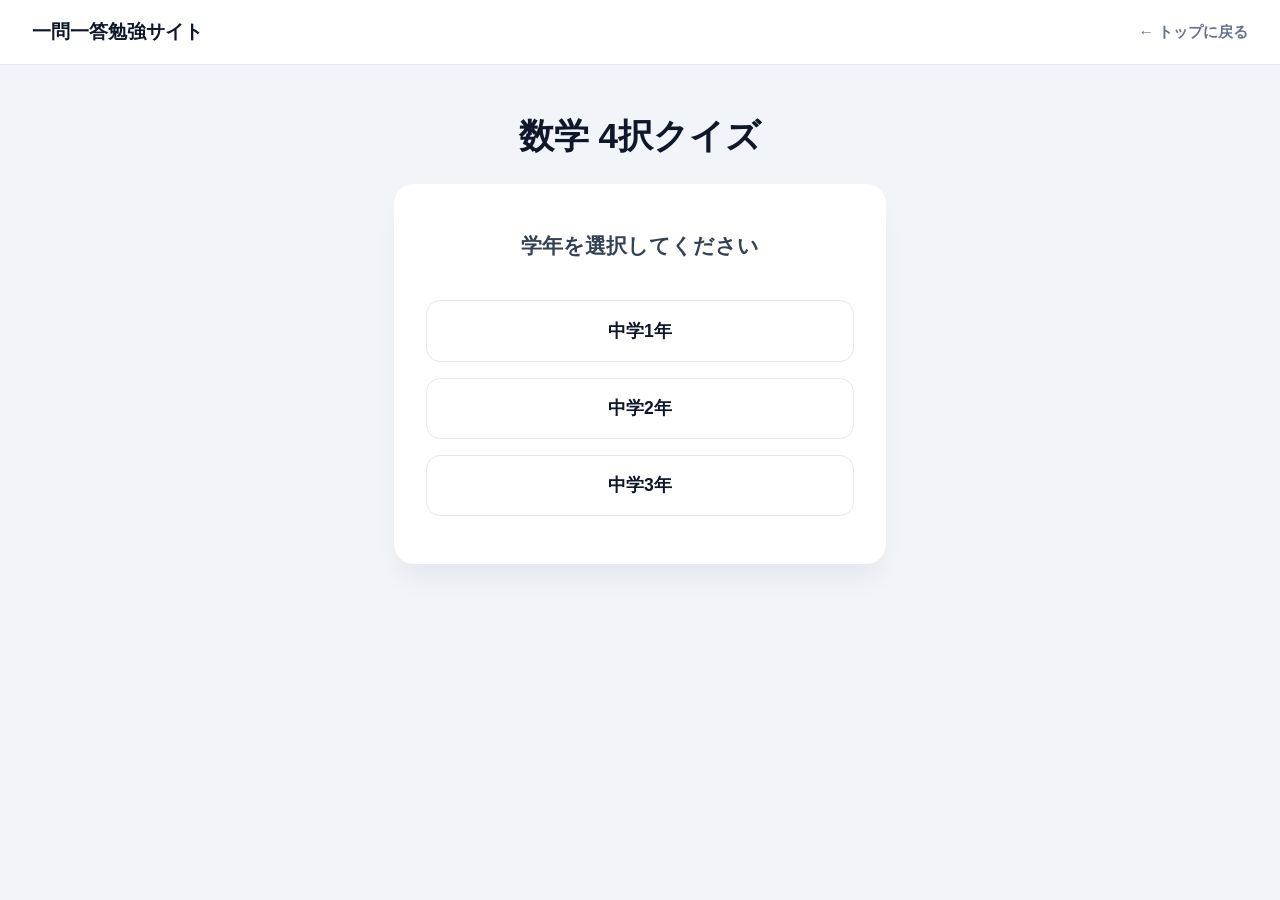
<file: suugaku.html>
<!DOCTYPE html>
<html lang="ja">
<head>
    <meta charset="UTF-8">
    <meta name="viewport" content="width=device-width, initial-scale=1.0">
    <title>数学 - 一問一答クイズ</title>
    <style>
        :root {
            --bg-color: #f1f5f9;
            --text-color: #0f172a;
            --accent-color: #3b82f6;
            --accent-hover: #1d4ed8;
            --success-color: #10b981;
            --danger-color: #ef4444;
            --card-bg: #ffffff;
            --border-color: #e2e8f0;
        }
        body {
            font-family: -apple-system, BlinkMacSystemFont, "Segoe UI", Roboto, sans-serif;
            background-color: var(--bg-color); color: var(--text-color); margin: 0; padding: 0;
            display: flex; flex-direction: column; align-items: center; min-height: 100vh;
        }
        nav {
            width: 100%; background: var(--card-bg); border-bottom: 1px solid var(--border-color);
            padding: 1.2rem 2rem; box-sizing: border-box; display: flex; justify-content: space-between; align-items: center;
        }
        nav a { color: #64748b; text-decoration: none; font-size: 0.95rem; font-weight: 600; }
        nav a.nav-logo { color: var(--text-color); font-size: 1.2rem; font-weight: 800; }
        header { width: 100%; text-align: center; padding: 3rem 1rem 1.5rem 1rem; }
        h1 { font-size: 2.2rem; font-weight: 800; margin: 0; color: var(--text-color); }
        .container { width: 100%; max-width: 540px; padding: 0 1.5rem; box-sizing: border-box; }
        
        .card {
            background: var(--card-bg); border-radius: 20px; padding: 3rem 2rem;
            box-shadow: 0 20px 25px -5px rgba(0, 0, 0, 0.05); text-align: center; display: none;
        }
        .card.active { display: block; animation: fadeIn 0.35s ease; }
        @keyframes fadeIn { from { opacity: 0; transform: translateY(8px); } to { opacity: 1; transform: translateY(0); } }
        
        h2 { font-size: 1.30rem; margin-top: 0; margin-bottom: 2.5rem; color: #334155; font-weight: 700; }
        .btn-list { display: flex; flex-direction: column; gap: 1rem; }
        
        .btn {
            background-color: var(--card-bg); border: 1px solid var(--border-color); color: var(--text-color);
            padding: 1.1rem 2rem; font-size: 1.1rem; font-weight: 600; border-radius: 14px; cursor: pointer; transition: all 0.2s ease;
            text-align: left;
        }
        .btn:hover:not(:disabled) { border-color: var(--accent-color); background-color: rgba(59, 130, 246, 0.02); transform: translateY(-1px); }
        
        /* 4択クイズの正誤演出用のスタイル */
        .btn.correct { background-color: var(--success-color) !important; color: white !important; border-color: var(--success-color) !important; }
        .btn.wrong { background-color: var(--danger-color) !important; color: white !important; border-color: var(--danger-color) !important; }
        
        .btn-primary { background-color: var(--accent-color); color: white; border: none; text-align: center; }
        .btn-primary:hover { background-color: var(--accent-hover); }
        
        .quiz-text { font-size: 1.4rem; font-weight: 700; margin-bottom: 2.5rem; min-height: 80px; display: flex; align-items: center; justify-content: center; color: #0f172a; }
        .progress { font-size: 0.95rem; font-weight: 700; color: #94a3b8; margin-bottom: 1.5rem; letter-spacing: 0.05em; }
        .score-display { font-size: 4rem; font-weight: 800; color: var(--accent-color); margin: 1.5rem 0; }
        
        #next-btn-box { display: none; margin-top: 2rem; }
    </style>
</head>
<body>

    <nav>
        <a href="index.html" class="nav-logo">一問一答勉強サイト</a>
        <div><a href="index.html">← トップに戻る</a></div>
    </nav>

    <header>
        <h1>数学 4択クイズ</h1>
    </header>

    <div class="container">
        <div id="step-grade" class="card active">
            <h2>学年を選択してください</h2>
            <div class="btn-list">
                <button class="btn" style="text-align:center;" onclick="selectGrade(1)">中学1年</button>
                <button class="btn" style="text-align:center;" onclick="selectGrade(2)">中学2年</button>
                <button class="btn" style="text-align:center;" onclick="selectGrade(3)">中学3年</button>
            </div>
        </div>

        <div id="step-count" class="card">
            <h2>解く問題数を選択してください</h2>
            <div class="btn-list">
                <button class="btn" style="text-align:center;" onclick="startQuiz(5)">5問</button>
                <button class="btn" style="text-align:center;" onclick="startQuiz(10)">10問</button>
                <button class="btn" style="text-align:center;" onclick="startQuiz(20)">20問</button>
            </div>
        </div>

        <div id="step-quiz" class="card">
            <div class="progress" id="quiz-progress">第 1 問 / 全 5 問</div>
            <div class="quiz-text" id="quiz-question">問題文</div>
            
            <div class="btn-list" id="choices-box"></div>
            
            <div id="next-btn-box">
                <button class="btn btn-primary" style="width:100%;" onclick="nextQuestion()">次の問題へ</button>
            </div>
        </div>

        <div id="step-result" class="card">
            <h2>結果発表</h2>
            <p id="result-summary" style="font-size: 1.1rem; color: #64748b; margin: 0;">解いた問題数：5問</p>
            <div class="score-display"><span id="correct-count">0</span> / <span id="total-count">5</span></div>
            <div class="btn-list">
                <a href="index.html" class="btn btn-primary">ホームに戻って実績を確認</a>
            </div>
        </div>
    </div>

    <script>
        // --- 4択に対応した数学問題データベース ---
        const quizDatabase = {
            1: [
                { 
                    q: "xの係数が1のとき、1xの「1」はどう表すのが正しい？", 
                    choices: ["1xと書く", "書かない（xと書く）", "書かずに空白にする", "x1と書く"],
                    a: "書かない（xと書く）" 
                },
                { 
                    q: "yはxに比例し、x=2のときy=6である。比例定数 a を求める正しい式は？", 
                    choices: ["2 = 6a", "6 = 2a", "a = 2 × 6", "6 = a / 2"],
                    a: "6 = 2a" 
                }
            ],
            2: [
                { 
                    q: "連立方程式を解く2つの代表的な方法は？「代入法」と何法？", 
                    choices: ["加減法", "乗除法", "因数分解法", "比例法"],
                    a: "加減法" 
                }
            ],
            3: [
                { 
                    q: "二次方程式 ax² + bx + c = 0 の「解の公式」の分子のルートの中身は？", 
                    choices: ["b² - 4ac", "b² + 4ac", "4ac - b²", "2a - 4bc"],
                    a: "b² - 4ac" 
                }
            ]
        };

        let selectedGrade = '';
        let currentQuestions = [];
        let currentIndex = 0;
        let correctAnswers = 0;
        let hasAnswered = false; // 二重クリック防止フラグ

        function changeView(stepId) {
            document.querySelectorAll('.card').forEach(card => card.classList.remove('active'));
            document.getElementById(stepId).classList.add('active');
        }

        function selectGrade(grade) {
            selectedGrade = grade;
            changeView('step-count');
        }

        function startQuiz(count) {
            const rawQuestions = quizDatabase[selectedGrade] || [];
            if (rawQuestions.length === 0) {
                alert("問題がまだ登録されていません。");
                window.location.href = 'index.html';
                return;
            }
            const shuffled = [...rawQuestions].sort(() => 0.5 - Math.random());
            currentQuestions = shuffled.slice(0, Math.min(count, shuffled.length));
            currentIndex = 0;
            correctAnswers = 0;
            changeView('step-quiz');
            showQuestion();
        }

        function showQuestion() {
            hasAnswered = false;
            const current = currentQuestions[currentIndex];
            document.getElementById('quiz-progress').innerText = `第 ${currentIndex + 1} 問 / 全 ${currentQuestions.length} 問`;
            document.getElementById('quiz-question').innerText = current.q;
            
            // 次へボタンを隠す
            document.getElementById('next-btn-box').style.display = 'none';

            // 選択肢のシャッフル（毎回ボタンの位置を変える）
            const shuffledChoices = [...current.choices].sort(() => 0.5 - Math.random());
            
            // 選択肢ボタンの動的生成
            const choicesBox = document.getElementById('choices-box');
            choicesBox.innerHTML = ''; // クリア
            
            shuffledChoices.forEach(choice => {
                const button = document.createElement('button');
                button.className = 'btn';
                button.innerText = choice;
                button.onclick = () => checkAnswer(button, choice, current.a);
                choicesBox.appendChild(button);
            });
        }

        // 正誤判定処理
        function checkAnswer(selectedButton, selectedChoice, correctAnswer) {
            if (hasAnswered) return; // すでに回答済みなら処理しない
            hasAnswered = true;

            const choicesBox = document.getElementById('choices-box');
            const buttons = choicesBox.getElementsByClassName('btn');

            // すべてのボタンを選択不可にする
            for (let btn of buttons) {
                btn.disabled = true;
                // 正解のボタンは、選んでいなくても緑にする（どこが正解か教えるため）
                if (btn.innerText === correctAnswer) {
                    btn.classList.add('correct');
                }
            }

            if (selectedChoice === correctAnswer) {
                correctAnswers++;
            } else {
                // 間違っていた場合、選んだボタンを赤にする
                selectedButton.classList.add('wrong');
            }

            // 「次の問題へ」ボタンを表示
            document.getElementById('next-btn-box').style.display = 'block';
        }

        function nextQuestion() {
            currentIndex++;
            if (currentIndex < currentQuestions.length) {
                showQuestion();
            } else {
                saveStats(currentQuestions.length, correctAnswers);
                document.getElementById('result-summary').innerText = `解いた問題数：${currentQuestions.length}問`;
                document.getElementById('correct-count').innerText = correctAnswers;
                document.getElementById('total-count').innerText = currentQuestions.length;
                changeView('step-result');
            }
        }

        function saveStats(solvedCount, correctCount) {
            let currentTotal = parseInt(localStorage.getItem('totalSolved') || 0);
            localStorage.setItem('totalSolved', currentTotal + solvedCount);

            let accuracy = Math.round((correctCount / solvedCount) * 100);
            let currentBest = parseInt(localStorage.getItem('bestAccuracy') || 0);
            if (accuracy > currentBest) {
                localStorage.setItem('bestAccuracy', accuracy);
            }
        }
    </script>
</body>
</html>
</file>
